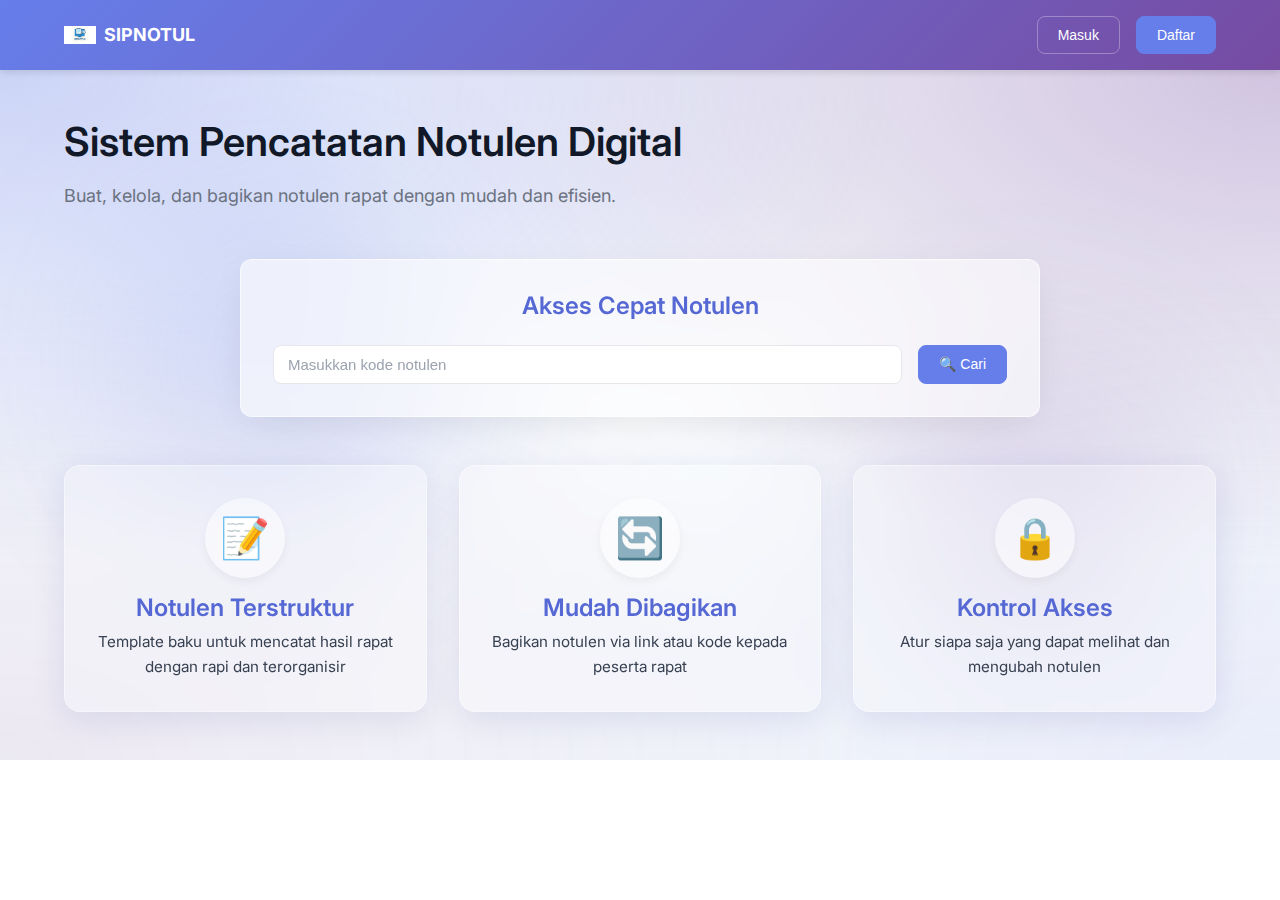
<file: index.html>
<!DOCTYPE html>
<html lang="id">
<head>
    <meta charset="UTF-8">
    <meta name="viewport" content="width=device-width, initial-scale=1.0">
    <title>SIPNOTUL - Sistem Pencatatan Notulen</title>
    <link rel="stylesheet" href="src/styles.css?v=2">
    <link href="https://fonts.googleapis.com/css2?family=Inter:wght@400;500;600;700&display=swap" rel="stylesheet">
</head>
<body class="landing-page">
    <!-- 
        ============================================
        NAVIGATION BAR
        ============================================
        Sticky navigation with logo and auth buttons
    -->
    <nav class="navbar">
        <div class="container">
            <a href="/" class="logo">
                <img src="./assets/logo.png" alt="SIPNOTUL Logo">
                <span>SIPNOTUL</span>
            </a>
            <div class="nav-links" id="navLinks">
                <!-- Buttons will be inserted here by JavaScript -->
                <button class="btn btn-ghost" id="loginBtn">Masuk</button>
                <button class="btn btn-primary" id="registerBtn">Daftar</button>
            </div>
        </div>
    </nav>

    <!-- 
        ============================================
        HERO SECTION
        ============================================
        Main landing page content
    -->
    <main class="hero">
        <div class="container">
            <div class="hero-content">
                <h1>Sistem Pencatatan Notulen Digital</h1>
                <p class="hero-subtitle">Buat, kelola, dan bagikan notulen rapat dengan mudah dan efisien.</p>

                <!-- Quick search box -->
                <div class="search-box">
                    <h2>Akses Cepat Notulen</h2>
                    <form id="searchForm">
                        <div class="input-group">
                            <input type="text" class="form-input" id="noteCode" placeholder="Masukkan kode notulen" required>
                            <button type="submit" class="btn btn-primary">🔍 Cari</button>
                        </div>
                    </form>
                </div>

                <!-- Features -->
                <div class="features">
                    <div class="feature-card card">
                        <span class="icon">📝</span>
                        <h3>Notulen Terstruktur</h3>
                        <p>Template baku untuk mencatat hasil rapat dengan rapi dan terorganisir</p>
                    </div>
                    <div class="feature-card card">
                        <span class="icon">🔄</span>
                        <h3>Mudah Dibagikan</h3>
                        <p>Bagikan notulen via link atau kode kepada peserta rapat</p>
                    </div>
                    <div class="feature-card card">
                        <span class="icon">🔒</span>
                        <h3>Kontrol Akses</h3>
                        <p>Atur siapa saja yang dapat melihat dan mengubah notulen</p>
                    </div>
                </div>
            </div>
        </div>
    </main>

    <!-- 
        ============================================
        LOGIN MODAL
        ============================================
        Modal for user login
    -->
    <div id="loginModal" class="modal">
        <div class="modal-overlay" onclick="closeLoginModal()"></div>
        <div class="modal-content">
            <button class="modal-close" onclick="closeLoginModal()">&times;</button>
            <div class="modal-header">
                <h2>Masuk ke Akun</h2>
                <p>Masukkan NIM dan password Anda</p>
            </div>
            <div class="modal-body">
                <form id="loginForm">
                    <div class="form-group">
                        <label class="form-label" for="loginNim">NIM</label>
                        <input type="text" class="form-input" id="loginNim" placeholder="Contoh: 01 atau 3312501041" required>
                    </div>
                    <div class="form-group">
                        <label class="form-label" for="loginPassword">Password</label>
                        <div class="password-wrapper">
                            <input type="password" class="form-input" id="loginPassword" placeholder="Masukkan password" required>
                            <button type="button" class="password-toggle" onclick="togglePassword('loginPassword', this)">👁️</button>
                        </div>
                    </div>
                    <div class="form-group">
                        <label style="display: flex; align-items: center; gap: 0.5rem; cursor: pointer;">
                            <input type="checkbox" id="rememberMe">
                            <span style="font-size: 0.875rem;">Ingat saya</span>
                        </label>
                    </div>
                    <button type="submit" class="btn btn-primary btn-full" id="loginSubmitBtn">
                        <span id="loginBtnText">Masuk</span>
                        <span id="loginBtnLoading" style="display:none;">⏳ Memproses...</span>
                    </button>
                </form>
            </div>
            <div class="modal-footer">
                <p>Belum punya akun? <a href="#" onclick="switchToRegister(event)">Daftar sekarang</a></p>
            </div>
        </div>
    </div>

    <!-- 
        ============================================
        REGISTER MODAL
        ============================================
        Modal for user registration
    -->
    <div id="registerModal" class="modal">
        <div class="modal-overlay" onclick="closeRegisterModal()"></div>
        <div class="modal-content">
            <button class="modal-close" onclick="closeRegisterModal()">&times;</button>
            <div class="modal-header">
                <h2>Buat Akun Baru</h2>
                <p>Daftar untuk mulai menggunakan SIPNOTUL</p>
            </div>
            <div class="modal-body">
                <form id="registerForm">
                    <div class="form-row">
                        <div class="form-group">
                            <label class="form-label" for="regFirstName">Nama Depan</label>
                            <input type="text" class="form-input" id="regFirstName" required>
                        </div>
                        <div class="form-group">
                            <label class="form-label" for="regLastName">Nama Belakang</label>
                            <input type="text" class="form-input" id="regLastName" required>
                        </div>
                    </div>
                    <div class="form-group">
                        <label class="form-label" for="regNim">NIM</label>
                        <input type="text" class="form-input" id="regNim" placeholder="Nomor Induk Mahasiswa" required>
                    </div>
                    <div class="form-group">
                        <label class="form-label" for="regEmail">Email</label>
                        <input type="email" class="form-input" id="regEmail" placeholder="email@example.com" required>
                    </div>
                    <div class="form-group">
                        <label class="form-label" for="regProdi">Program Studi</label>
                        <input type="text" class="form-input" id="regProdi" required>
                    </div>
                    <div class="form-row">
                        <div class="form-group">
                            <label class="form-label" for="regPassword">Password</label>
                            <input type="password" class="form-input" id="regPassword" placeholder="Min. 8 karakter" required>
                        </div>
                        <div class="form-group">
                            <label class="form-label" for="regConfirmPassword">Konfirmasi Password</label>
                            <input type="password" class="form-input" id="regConfirmPassword" required>
                        </div>
                    </div>
                    <button type="submit" class="btn btn-primary btn-full" id="registerSubmitBtn">
                        <span id="registerBtnText">Daftar</span>
                        <span id="registerBtnLoading" style="display:none;">⏳ Memproses...</span>
                    </button>
                </form>
            </div>
            <div class="modal-footer">
                <p>Sudah punya akun? <a href="#" onclick="switchToLogin(event)">Masuk sekarang</a></p>
            </div>
        </div>
    </div>

    <!-- Toast container for notifications -->
    <div id="toasts" class="toasts"></div>

    <!-- 
        ============================================
        JAVASCRIPT
        ============================================
        All functionality is handled here
    -->
    <script type="module">
        import { login, register, getCurrentUser, logout, showToast } from './src/auth.js?v=3';

        // ============================================
        // GLOBAL FUNCTIONS (for onclick handlers)
        // ============================================
        
        // Toggle password visibility
        window.togglePassword = function(inputId, button) {
            const input = document.getElementById(inputId);
            if (input.type === 'password') {
                input.type = 'text';
                button.textContent = '🙈';
            } else {
                input.type = 'password';
                button.textContent = '👁️';
            }
        };

        // Modal controls
        window.openLoginModal = () => document.getElementById('loginModal').classList.add('show');
        window.closeLoginModal = () => document.getElementById('loginModal').classList.remove('show');
        window.openRegisterModal = () => document.getElementById('registerModal').classList.add('show');
        window.closeRegisterModal = () => document.getElementById('registerModal').classList.remove('show');
        
        window.switchToRegister = (e) => {
            e.preventDefault();
            closeLoginModal();
            openRegisterModal();
        };
        
        window.switchToLogin = (e) => {
            e.preventDefault();
            closeRegisterModal();
            openLoginModal();
        };

        // ============================================
        // CHECK IF USER IS LOGGED IN
        // ============================================
        const user = getCurrentUser();
        console.log('[INDEX] Current user:', user);
        
        if (user) {
            // User is logged in - show dashboard link
            document.getElementById('navLinks').innerHTML = `
                <span style="color: white; margin-right: 1rem;">Halo, ${user.name}!</span>
                <a href="dashboard.html" class="btn btn-ghost">Dashboard</a>
                <button class="btn btn-ghost" id="navLogoutBtn">Keluar</button>
            `;
            
            // Attach logout handler
            document.getElementById('navLogoutBtn').addEventListener('click', () => {
                if (confirm('Anda yakin ingin keluar?')) {
                    logout();
                }
            });
        } else {
            // User not logged in - attach button handlers
            const loginBtn = document.getElementById('loginBtn');
            const registerBtn = document.getElementById('registerBtn');
            
            console.log('[INDEX] Login button:', loginBtn);
            console.log('[INDEX] Register button:', registerBtn);
            
            if (loginBtn) {
                loginBtn.addEventListener('click', () => {
                    console.log('[INDEX] Login button clicked');
                    openLoginModal();
                });
            }
            
            if (registerBtn) {
                registerBtn.addEventListener('click', () => {
                    console.log('[INDEX] Register button clicked');
                    openRegisterModal();
                });
            }
        }

        // ============================================
        // LOGIN FORM HANDLER
        // ============================================
        document.getElementById('loginForm').addEventListener('submit', async (e) => {
            e.preventDefault();
            
            const nim = document.getElementById('loginNim').value.trim();
            const password = document.getElementById('loginPassword').value;
            const remember = document.getElementById('rememberMe').checked;
            
            // Show loading state
            const btn = document.getElementById('loginSubmitBtn');
            const btnText = document.getElementById('loginBtnText');
            const btnLoading = document.getElementById('loginBtnLoading');
            
            btn.disabled = true;
            btnText.style.display = 'none';
            btnLoading.style.display = 'inline';
            
            try {
                const user = await login(nim, password, remember);
                showToast(`Selamat datang, ${user.name}!`, 'success');
                setTimeout(() => window.location.href = 'dashboard.html', 1000);
            } catch (error) {
                showToast(error.message, 'error');
                btn.disabled = false;
                btnText.style.display = 'inline';
                btnLoading.style.display = 'none';
            }
        });

        // ============================================
        // REGISTER FORM HANDLER
        // ============================================
        document.getElementById('registerForm').addEventListener('submit', async (e) => {
            e.preventDefault();
            
            const firstName = document.getElementById('regFirstName').value.trim();
            const lastName = document.getElementById('regLastName').value.trim();
            const nim = document.getElementById('regNim').value.trim();
            const email = document.getElementById('regEmail').value.trim();
            const prodi = document.getElementById('regProdi').value.trim();
            const password = document.getElementById('regPassword').value;
            const confirmPassword = document.getElementById('regConfirmPassword').value;
            
            // Validate passwords match
            if (password !== confirmPassword) {
                showToast('Password tidak cocok', 'error');
                return;
            }
            
            // Validate password length
            if (password.length < 8) {
                showToast('Password minimal 8 karakter', 'error');
                return;
            }
            
            // Show loading state
            const btn = document.getElementById('registerSubmitBtn');
            const btnText = document.getElementById('registerBtnText');
            const btnLoading = document.getElementById('registerBtnLoading');
            
            btn.disabled = true;
            btnText.style.display = 'none';
            btnLoading.style.display = 'inline';
            
            try {
                const user = await register({
                    name: `${firstName} ${lastName}`,
                    nim,
                    email,
                    programStudi: prodi,
                    password
                });
                showToast('Registrasi berhasil!', 'success');
                setTimeout(() => window.location.href = 'dashboard.html', 1000);
            } catch (error) {
                showToast(error.message, 'error');
                btn.disabled = false;
                btnText.style.display = 'inline';
                btnLoading.style.display = 'none';
            }
        });

// ============================================
        // NOTE SEARCH HANDLER (DENGAN FITUR 4 DIGIT)
        // ============================================
        document.getElementById('searchForm').addEventListener('submit', async (e) => {
            e.preventDefault();
            
            // Ambil input dari kotak pencarian
            const inputCode = document.getElementById('noteCode').value.trim();
            const searchBtn = e.target.querySelector('button'); // Tombol cari
            
            if (!inputCode) return;

            // Efek Loading (Ubah teks tombol)
            const originalText = searchBtn.textContent;
            searchBtn.textContent = '⏳ Mencari...';
            searchBtn.disabled = true;

            try {
                // 1. Tanya ke Server: "Kode ini punya siapa?"
                const response = await fetch(`search_note_by_code.php?code=${encodeURIComponent(inputCode)}`);
                const result = await response.json();

                if (result.status === 'success') {
                    // 2. Jika Ketemu: Pindah ke Viewer menggunakan ID ASLI
                    // Contoh: User ketik '1234' -> Server jawab ID 'NOT-ABC' -> Pindah ke viewer.html?code=NOT-ABC
                    window.location.href = `viewer.html?code=${result.idNotes}`;
                } else {
                    // 3. Jika Tidak Ketemu
                    alert(result.message); // Tampilkan pesan error
                }

            } catch (err) {
                console.error('Search Error:', err);
                alert('Terjadi kesalahan koneksi ke server.');
            } finally {
                // Kembalikan tombol seperti semula
                searchBtn.textContent = originalText;
                searchBtn.disabled = false;
            }
        });
    </script>
</body>
</html>
</file>
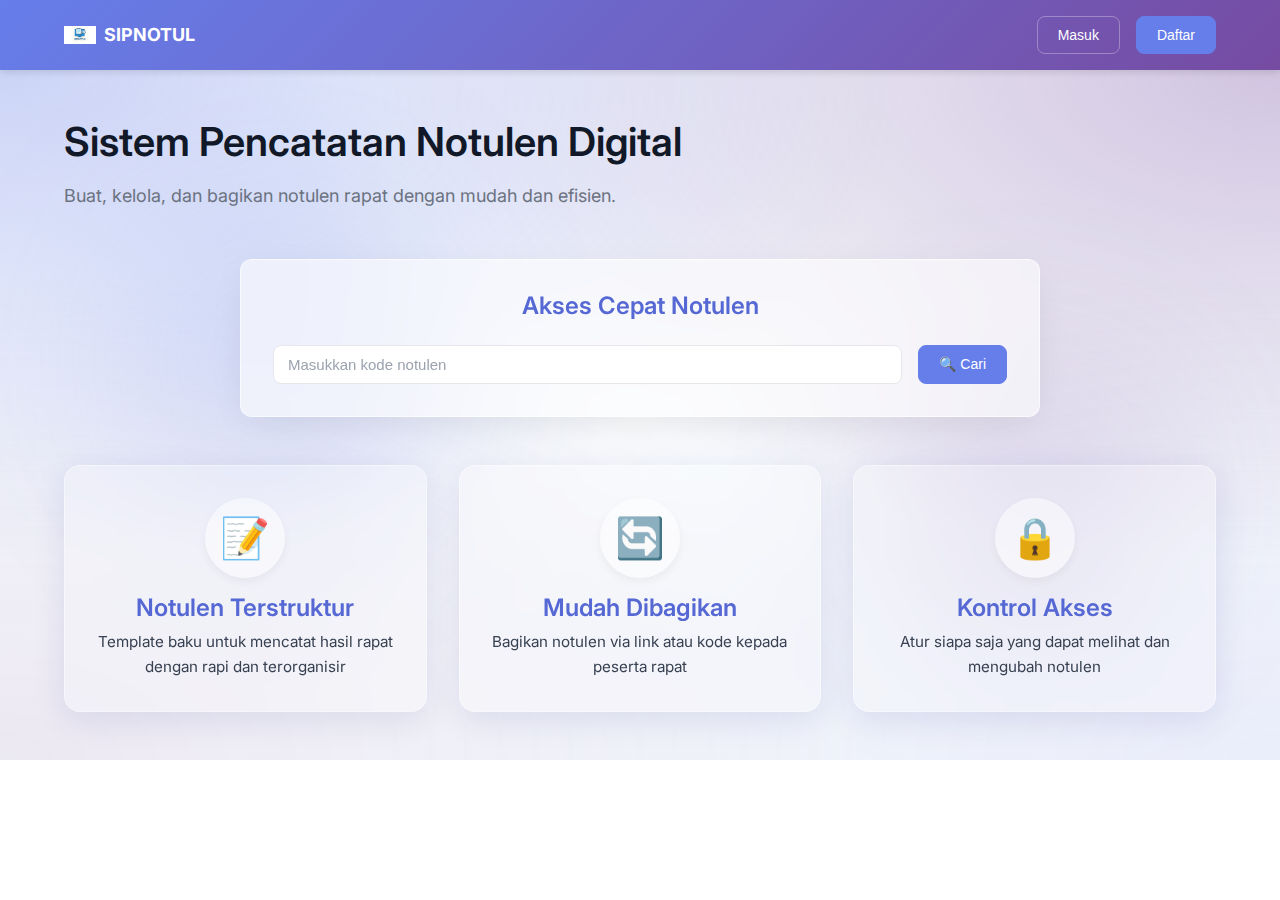
<file: account.html>
<!DOCTYPE html>
<html lang="id">
<head>
    <meta charset="UTF-8">
    <meta name="viewport" content="width=device-width, initial-scale=1.0">
    <title>Pengaturan Akun - SIPNOTUL</title>
    
    <link rel="stylesheet" href="src/styles.css?v=2">
    <link href="https://fonts.googleapis.com/css2?family=Inter:wght@400;500;600;700&display=swap" rel="stylesheet">

    <style>
        /* Gaya spesifik untuk halaman ini untuk menghindari inline style */
        .site-logo {
            color: var(--primary);
            text-decoration: none;
            display: flex;
            align-items: center;
            gap: 0.5rem;
        }

        .main-content {
            padding-top: 2rem;
            padding-bottom: 8rem;
        }

        .profile-card {
            max-width: 600px;
            margin: 0 auto;
        }

        .card-title {
            margin-bottom: 2rem;
        }

        /* Styling input disabled agar lebih konsisten */
        input:disabled {
            background-color: var(--gray-100, #f3f4f6);
            cursor: not-allowed;
            color: var(--gray-500, #6b7280);
        }
    </style>
</head>
<body>
    <header class="site-header">
        <div class="container header-inner">
            <a href="dashboard.html" class="logo site-logo">
                <img src="./assets/logo.png" alt="Logo SIPNOTUL">
                <span>SIPNOTUL</span>
            </a>
            <div class="header-controls">
                <a href="dashboard.html" class="btn btn-secondary btn-sm">
                    &larr; Kembali
                </a>
            </div>
        </div>
    </header>

    <main class="container main-content">
        <div class="card profile-card">
            <h2 class="card-title">Pengaturan Akun</h2>
            
            <form id="profileForm">
                <div class="form-group">
                    <label class="form-label" for="name">Nama Lengkap</label>
                    <input type="text" class="form-input" id="name" name="name" required>
                </div>
                
                <div class="form-group">
                    <label class="form-label" for="nim">NIM</label>
                    <input type="text" class="form-input" id="nim" name="nim" disabled>
                    <small class="text-muted">NIM tidak dapat diubah</small>
                </div>
                
                <div class="form-group">
                    <label class="form-label" for="email">Email</label>
                    <input type="email" class="form-input" id="email" name="email" required>
                </div>

                <div class="form-group">
                    <label class="form-label" for="programStudi">Program Studi</label>
                    <input type="text" class="form-input" id="programStudi" name="programStudi" required>
                </div>

                <div class="form-actions">
                    <button type="submit" class="btn btn-primary">
                        💾 Simpan Perubahan
                    </button>
                </div>
            </form>
        </div>
    </main>

    <div id="toasts" class="toasts"></div>

    <script type="module">
        import { requireAuth, getCurrentUser, showToast } from './src/auth.js';

        // 1. Cek Autentikasi
        if (!requireAuth()) {
            // Jika tidak login, requireAuth biasanya akan me-redirect,
            // jadi kita stop eksekusi script di sini.
            throw new Error("Redirecting to login...");
        }

        // 2. Ambil data user saat ini
        const user = getCurrentUser();

        // 3. Isi form dengan data user
        const formElements = {
            name: document.getElementById('name'),
            nim: document.getElementById('nim'),
            email: document.getElementById('email'),
            programStudi: document.getElementById('programStudi')
        };

        if (user) {
            formElements.name.value = user.name || '';
            formElements.nim.value = user.nim || '';
            formElements.email.value = user.email || '';
            formElements.programStudi.value = user.programStudi || '';
        }

        // 4. Handle Submit Form
        document.getElementById('profileForm').addEventListener('submit', (e) => {
            e.preventDefault();
            
            try {
                // Simulasi update data (Update object user)
                const updatedUser = {
                    ...user,
                    name: formElements.name.value,
                    email: formElements.email.value,
                    programStudi: formElements.programStudi.value
                };

                // Simpan kembali ke localStorage (Simulasi Backend)
                localStorage.setItem('user_session', JSON.stringify(updatedUser)); // Sesuaikan key dengan auth.js Anda

                showToast('Profil berhasil diperbarui!', 'success');
                
            } catch (error) {
                console.error(error);
                showToast('Gagal memperbarui profil.', 'error');
            }
        });
    </script>
</body>
</html>
</file>
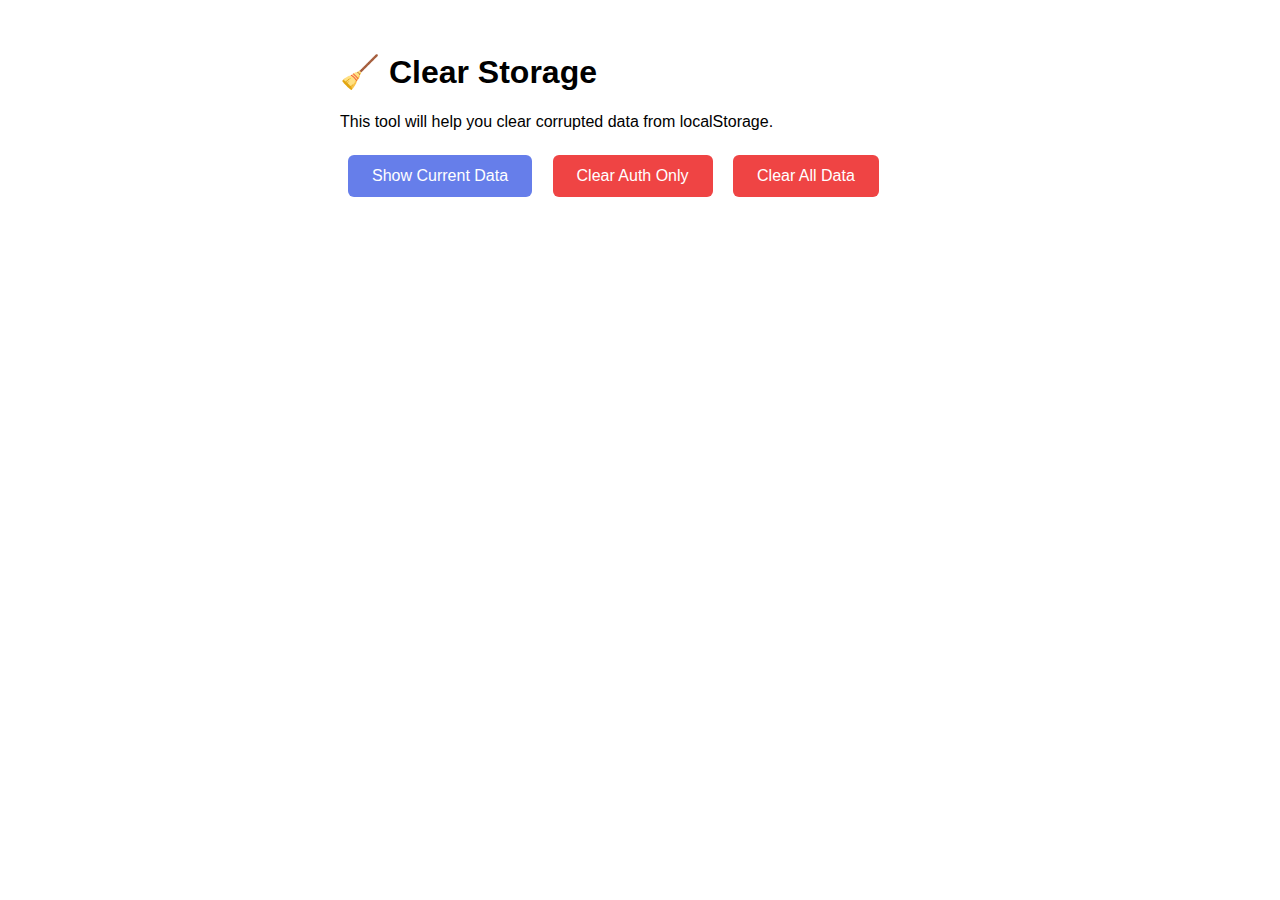
<file: clear-storage.html>
<!DOCTYPE html>
<html lang="id">
<head>
    <meta charset="UTF-8">
    <meta name="viewport" content="width=device-width, initial-scale=1.0">
    <title>Clear Storage - SIPNOTUL</title>
    <style>
        body {
            font-family: Arial, sans-serif;
            padding: 2rem;
            max-width: 600px;
            margin: 0 auto;
        }
        .btn {
            padding: 0.75rem 1.5rem;
            background: #667eea;
            color: white;
            border: none;
            border-radius: 6px;
            cursor: pointer;
            font-size: 1rem;
            margin: 0.5rem;
        }
        .btn-danger {
            background: #ef4444;
        }
        .result {
            padding: 1rem;
            margin: 1rem 0;
            border-radius: 6px;
            background: #f3f4f6;
        }
        pre {
            background: #1f2937;
            color: #f9fafb;
            padding: 1rem;
            border-radius: 6px;
            overflow-x: auto;
        }
    </style>
</head>
<body>
    <h1>🧹 Clear Storage</h1>
    <p>This tool will help you clear corrupted data from localStorage.</p>
    
    <div>
        <button class="btn" onclick="showCurrentData()">Show Current Data</button>
        <button class="btn btn-danger" onclick="clearAuth()">Clear Auth Only</button>
        <button class="btn btn-danger" onclick="clearAll()">Clear All Data</button>
    </div>
    
    <div id="result" class="result" style="display: none;"></div>
    
    <script>
        function showCurrentData() {
            const result = document.getElementById('result');
            const auth = localStorage.getItem('sipenotul_auth') || sessionStorage.getItem('sipenotul_auth');
            const registered = localStorage.getItem('sipenotul_registered_users');
            const notes = localStorage.getItem('sipenotul_notes');
            
            result.style.display = 'block';
            result.innerHTML = `
                <h3>Current Storage Data:</h3>
                <h4>Auth Session:</h4>
                <pre>${auth ? JSON.stringify(JSON.parse(auth), null, 2) : 'None'}</pre>
                <h4>Registered Users:</h4>
                <pre>${registered ? JSON.stringify(JSON.parse(registered), null, 2) : 'None'}</pre>
                <h4>Notes Count:</h4>
                <pre>${notes ? JSON.parse(notes).length + ' notes' : 'None'}</pre>
            `;
        }
        
        function clearAuth() {
            localStorage.removeItem('sipenotul_auth');
            sessionStorage.removeItem('sipenotul_auth');
            
            const result = document.getElementById('result');
            result.style.display = 'block';
            result.innerHTML = '<h3>✅ Auth data cleared!</h3><p>You can now login again with NIM.</p>';
        }
        
        function clearAll() {
            if (!confirm('Are you sure? This will delete ALL data including notes!')) {
                return;
            }
            
            localStorage.clear();
            sessionStorage.clear();
            
            const result = document.getElementById('result');
            result.style.display = 'block';
            result.innerHTML = '<h3>✅ All data cleared!</h3><p>Storage is now empty.</p>';
        }
    </script>
</body>
</html>
</file>
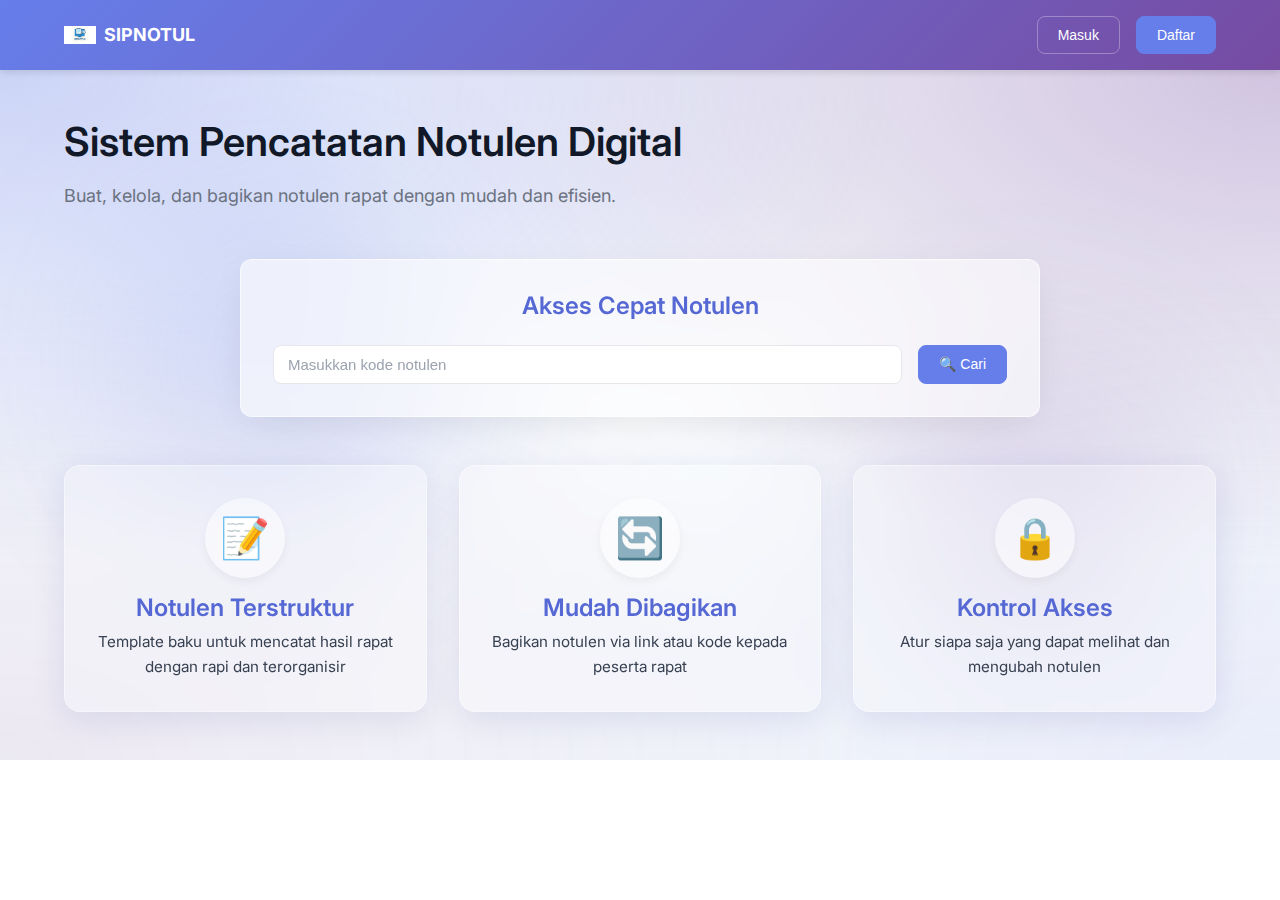
<file: dashboard (previous).html>
<!DOCTYPE html>
<html lang="id">
<head>
    <meta charset="UTF-8">
    <meta name="viewport" content="width=device-width, initial-scale=1.0">
    <title>Dashboard - SIPNOTUL</title>
    <link rel="stylesheet" href="src/styles.css?v=2">
    <link href="https://fonts.googleapis.com/css2?family=Inter:wght@400;500;600;700&display=swap" rel="stylesheet">
</head>
<body>
    <!-- 
        ============================================
        SITE HEADERR
        ============================================
        Sticky header with navigation and user menu
    -->
    <header class="site-header">
        <div class="container header-inner">
            <div class="header-left">
                <!-- Logo -->
                <a href="index.html" class="logo" style="color: var(--primary);">
                    <img src="./assets/logo.png" alt="SIPNOTUL Logo">
                    <span>SIPNOTUL</span>
                </a>
                <!-- Main navigation -->
                <nav class="main-nav">
                    <a href="dashboard.html" class="active">Dashboard</a>
                    <a href="manage.html">Kelola Notulen</a>
                </nav>
            </div>
            <div class="header-controls">
                <!-- New note button -->
                <button class="btn btn-primary btn-sm" id="newNoteBtn">+ Buat Notulen</button>
                <!-- User menu -->
                <div class="user-menu">
                    <button class="btn btn-secondary btn-sm" id="userMenuBtn">
                        <span id="userName">User</span>
                    </button>
                    <div class="dropdown-menu">
                        <a href="account.html">⚙️ Pengaturan</a>
                        <button id="logoutBtn">🚪 Keluar</button>
                    </div>
                </div>
            </div>
        </div>
    </header>

    <!-- 
        ============================================
        MAIN CONTENT
        ============================================
        Dashboard with stats, recent notes, and quick actions
    -->
    <main class="container" style="padding-top: 2rem; padding-bottom: 2rem;">
        
        <!-- Statistics Cards -->
        <div class="stats-grid">
            <div class="stat-card card">
                <h4>Total Notulen</h4>
                <div class="stat-value" id="totalNotes">0</div>
            </div>
            <div class="stat-card card">
                <h4>Rapat Minggu Ini</h4>
                <div class="stat-value" id="weeklyMeetings">0</div>
            </div>
            <div class="stat-card card">
                <h4>Tugas Pending</h4>
                <div class="stat-value" id="pendingTasks">0</div>
            </div>
        </div>

        <!-- Recent Notes Section -->
        <section class="card" style="margin-bottom: 2rem;">
            <div style="display: flex; justify-content: space-between; align-items: center; margin-bottom: 1.5rem;">
                <h2>Notulen Terbaru</h2>
                <a href="manage.html" class="btn btn-secondary btn-sm">Lihat Semua</a>
            </div>
            <div id="recentNotes" class="notes-grid">
                <!-- Notes will be inserted here by JavaScript -->
            </div>
        </section>

        <!-- Quick Actions Section -->
        <section class="card" style="margin-bottom: 2rem;">
            <h2 style="margin-bottom: 1.5rem;">Aksi Cepat</h2>
            <div style="display: flex; flex-direction: column; gap: 1rem;">
                <button class="btn btn-primary" id="newNoteBtn2">+ Buat Notulen Baru</button>
                <button class="btn btn-secondary" id="viewAllBtn">📋 Lihat Semua Notulen</button>
            </div>
        </section>

        <!-- Upcoming Meetings Section -->
        <section class="card">
            <h2 style="margin-bottom: 1.5rem;">Rapat Mendatang</h2>
            <div id="upcomingMeetings">
                <!-- Meetings will be inserted here by JavaScript -->
            </div>
        </section>
    </main>

    <!-- Toast container -->
    <div id="toasts" class="toasts"></div>

    <!-- 
        ============================================
        JAVASCRIPT
        ============================================
        Dashboard functionality
    -->
    <script type="module">
        import { requireAuth, getCurrentUser, logout, showToast } from './src/auth.js';
        import { getAllNotes, getNotesByAuthor, deleteNote } from './src/storage.js';

        // ============================================
        // CHECK AUTHENTICATION
        // ============================================
        // Redirect to home if not logged in
        if (!requireAuth()) {
            // Will redirect, no need to continue
        }

        // Get current user
        const user = getCurrentUser();
        console.log('[DASHBOARD] User:', user.name);

        // Update user name in header
        document.getElementById('userName').textContent = user.name;

        // ============================================
        // UPDATE STATISTICS
        // ============================================
        function updateStats() {
            const userNotes = getNotesByAuthor(user.id);
            const now = new Date();
            const weekStart = new Date(now.setDate(now.getDate() - now.getDay()));
            
            // Calculate stats
            const stats = {
                total: userNotes.length,
                thisWeek: userNotes.filter(n => new Date(n.createdAt) >= weekStart).length,
                pending: userNotes.filter(n => n.followUp && !n.followUpCompleted).length
            };
            
            // Update DOM
            document.getElementById('totalNotes').textContent = stats.total;
            document.getElementById('weeklyMeetings').textContent = stats.thisWeek;
            document.getElementById('pendingTasks').textContent = stats.pending;
            
            console.log('[DASHBOARD] Stats updated:', stats);
        }

        // ============================================
        // RENDER RECENT NOTES
        // ============================================
        function renderRecentNotes() {
            const userNotes = getNotesByAuthor(user.id).slice(0, 6); // Get first 6 notes
            const container = document.getElementById('recentNotes');
            
            if (userNotes.length === 0) {
                container.innerHTML = '<p class="text-muted">Belum ada notulen. Buat notulen pertama Anda!</p>';
                return;
            }
            
            // Generate HTML for each note
            container.innerHTML = userNotes.map(note => `
                <div class="note-card card">
                    <div class="note-title">${escapeHtml(note.title)}</div>
                    <div class="note-meta">${formatDate(note.createdAt)}</div>
                    <div class="note-content">${escapeHtml((note.content || '').substring(0, 100))}...</div>
                    <div class="note-actions">
                        <button class="btn btn-secondary btn-sm" onclick="viewNote('${note.id}')">👁️ Lihat</button>
                        <button class="btn btn-secondary btn-sm" onclick="editNote('${note.id}')">✏️ Edit</button>
                        <button class="btn btn-danger btn-sm" onclick="handleDeleteNote('${note.id}')">🗑️ Hapus</button>
                    </div>
                </div>
            `).join('');
            
            console.log('[DASHBOARD] Rendered', userNotes.length, 'recent notes');
        }

        // ============================================
        // RENDER UPCOMING MEETINGS
        // ============================================
        function renderUpcomingMeetings() {
            const notes = getAllNotes()
                .filter(n => n.meetingDate && new Date(n.meetingDate) > new Date())
                .sort((a, b) => new Date(a.meetingDate) - new Date(b.meetingDate))
                .slice(0, 5);
            
            const container = document.getElementById('upcomingMeetings');
            
            if (notes.length === 0) {
                container.innerHTML = '<p class="text-muted">Tidak ada rapat mendatang</p>';
                return;
            }
            
            // Generate HTML for each meeting
            container.innerHTML = notes.map(note => `
                <div style="display: flex; gap: 1rem; padding: 1rem; background: var(--gray-50); border-radius: var(--radius-md); margin-bottom: 0.5rem;">
                    <div style="text-align: center; min-width: 60px;">
                        <div style="font-size: 1.5rem; font-weight: 700; color: var(--primary);">${new Date(note.meetingDate).getDate()}</div>
                        <div style="font-size: 0.75rem; color: var(--text-muted); text-transform: uppercase;">${new Date(note.meetingDate).toLocaleString('id', {month: 'short'})}</div>
                    </div>
                    <div style="flex: 1;">
                        <div style="font-weight: 600; margin-bottom: 0.25rem;">${escapeHtml(note.title)}</div>
                        <div style="font-size: 0.875rem; color: var(--text-muted);">${note.time || 'TBD'} - ${note.location || 'TBD'}</div>
                    </div>
                </div>
            `).join('');
            
            console.log('[DASHBOARD] Rendered', notes.length, 'upcoming meetings');
        }

        // ============================================
        // UTILITY FUNCTIONS
        // ============================================
        
        // Escape HTML to prevent XSS
        function escapeHtml(text) {
            const div = document.createElement('div');
            div.textContent = text;
            return div.innerHTML;
        }
        
        // Format date to Indonesian locale
        function formatDate(dateString) {
            return new Date(dateString).toLocaleDateString('id-ID', {
                year: 'numeric',
                month: 'long',
                day: 'numeric'
            });
        }

        // ============================================
        // GLOBAL FUNCTIONS (for onclick handlers)
        // ============================================
        
        window.viewNote = (id) => window.location.href = `viewer.html?code=${id}`;
        window.editNote = (id) => window.location.href = `editor.html?id=${id}`;
        
        window.handleDeleteNote = (id) => {
            if (confirm('Apakah Anda yakin ingin menghapus notulen ini?')) {
                deleteNote(id);
                showToast('Notulen berhasil dihapus', 'success');
                updateStats();
                renderRecentNotes();
                renderUpcomingMeetings();
            }
        };

        // ============================================
        // EVENT LISTENERS
        // ============================================
        
        // New note buttons
        document.getElementById('newNoteBtn').addEventListener('click', () => {
            window.location.href = 'editor.html';
        });
        
        document.getElementById('newNoteBtn2').addEventListener('click', () => {
            window.location.href = 'editor.html';
        });
        
        // View all button
        document.getElementById('viewAllBtn').addEventListener('click', () => {
            window.location.href = 'manage.html';
        });
        
        // Logout button
        document.getElementById('logoutBtn').addEventListener('click', () => {
            if (confirm('Anda yakin ingin keluar?')) {
                logout();
            }
        });
        
        // User menu toggle
        document.getElementById('userMenuBtn').addEventListener('click', (e) => {
            e.stopPropagation();
            document.querySelector('.user-menu').classList.toggle('open');
        });
        
        // Close dropdown when clicking outside
        document.addEventListener('click', (e) => {
            if (!e.target.closest('.user-menu')) {
                document.querySelectorAll('.user-menu.open').forEach(menu => {
                    menu.classList.remove('open');
                });
            }
        });

        // ============================================
        // INITIALIZE
        // ============================================
        updateStats();
        renderRecentNotes();
        renderUpcomingMeetings();
        
        console.log('[DASHBOARD] Initialized successfully');
    </script>
</body>
</html>
</file>
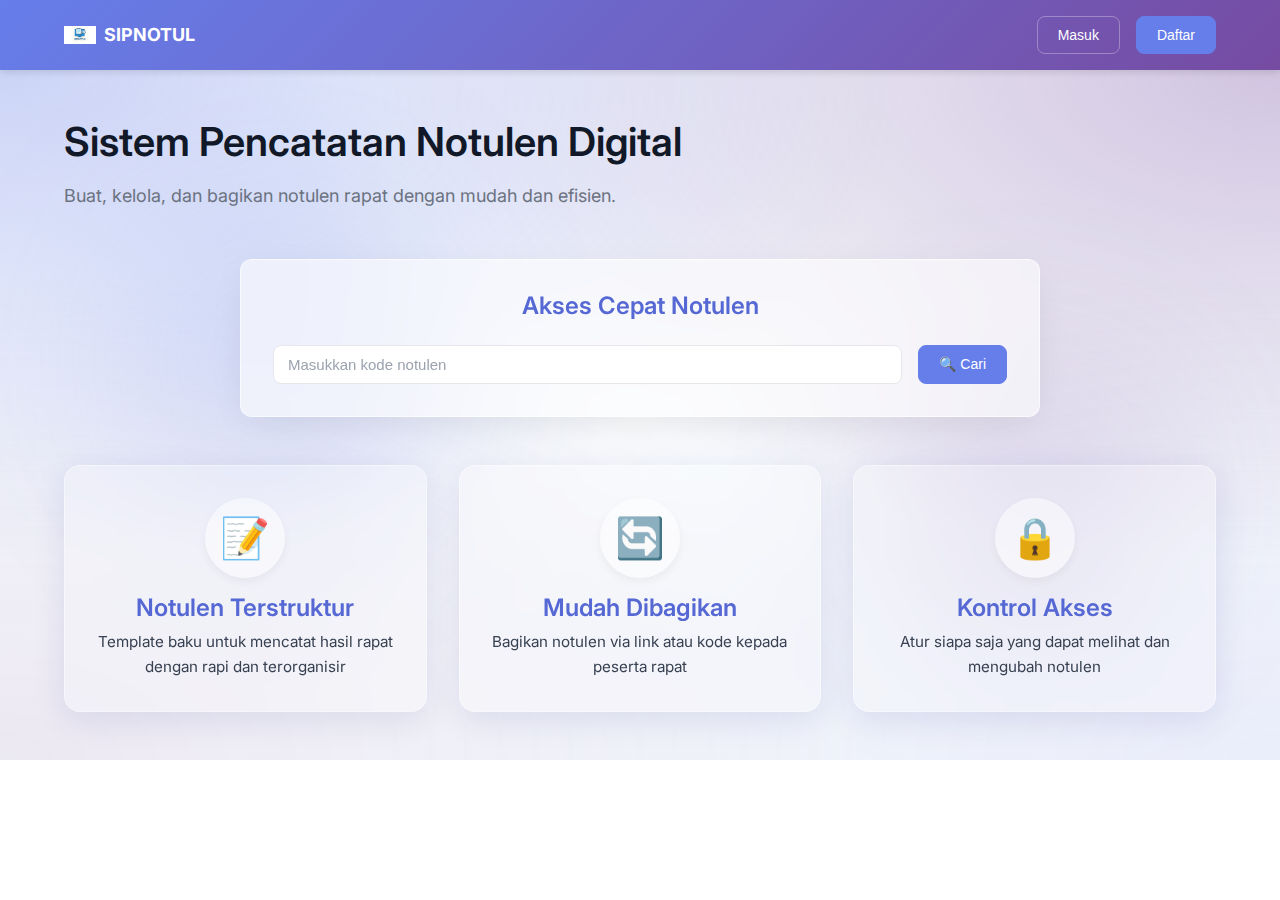
<file: dashboard.html>
<!DOCTYPE html>
<html lang="id">
<head>
    <meta charset="UTF-8">
    <meta name="viewport" content="width=device-width, initial-scale=1.0">
    <title>Dashboard - SIPNOTUL</title>
    <link rel="stylesheet" href="src/styles.css?v=2">
    <link href="https://fonts.googleapis.com/css2?family=Inter:wght@400;500;600;700&display=swap" rel="stylesheet">
</head>
<body>
    <!-- 
        ============================================
        SITE HEADER
        ============================================
        Sticky header with navigation and user menu
    -->
    <header class="site-header">
        <div class="container header-inner">
            <div class="header-left">
                <!-- Logo -->
                <a href="index.html" class="logo" style="color: var(--primary);">
                    <img src="./assets/logo.png" alt="SIPNOTUL Logo">
                    <span>SIPNOTUL</span>
                </a>
                <!-- Main navigation -->
                <nav class="main-nav">
                    <a href="dashboard.html" class="active">Dashboard</a>
                    <a href="manage.html">Kelola Notulen</a>
                </nav>
            </div>
            <div class="header-controls">
                <!-- New note button -->
                <button class="btn btn-primary btn-sm" id="newNoteBtn">+ Buat Notulen</button>
                <!-- User menu -->
                <div class="user-menu">
                    <button class="btn btn-secondary btn-sm" id="userMenuBtn">
                        <span id="userName">User</span>
                    </button>
                    <div class="dropdown-menu">
                        <a href="account.html">⚙️ Pengaturan</a>
                        <button id="logoutBtn">🚪 Keluar</button>
                    </div>
                </div>
            </div>
        </div>
    </header>

    <!-- 
        ============================================
        MAIN CONTENT
        ============================================
        Dashboard with stats, recent notes, and quick actions
    -->
    <main class="container" style="padding-top: 2rem; padding-bottom: 2rem;">
        
        <!-- Statistics Cards -->
        <div class="stats-grid">
            <div class="stat-card card">
                <h4>Total Notulen</h4>
                <div class="stat-value" id="totalNotes">0</div>
            </div>
            <div class="stat-card card">
                <h4>Rapat Minggu Ini</h4>
                <div class="stat-value" id="weeklyMeetings">0</div>
            </div>
            <div class="stat-card card">
                <h4>Rapat Mendatang</h4>
                <div class="stat-value" id="pendingTasks">0</div>
            </div>
        </div>

        <!-- Recent Notes Section -->
        <section class="card" style="margin-bottom: 2rem;">
            <div style="display: flex; justify-content: space-between; align-items: center; margin-bottom: 1.5rem;">
                <h2>Notulen Terbaru</h2>
                <a href="manage.html" class="btn btn-secondary btn-sm">Lihat Semua</a>
            </div>
            <div id="recentNotes" class="notes-grid">
                <!-- Notes will be inserted here by JavaScript -->
            </div>
        </section>

        <!-- Quick Actions Section -->
        <section class="card" style="margin-bottom: 2rem;">
            <h2 style="margin-bottom: 1.5rem;">Aksi Cepat</h2>
            <div style="display: flex; flex-direction: column; gap: 1rem;">
                <button class="btn btn-primary" id="newNoteBtn2">+ Buat Notulen Baru</button>
                <button class="btn btn-secondary" id="viewAllBtn">📋 Lihat Semua Notulen</button>
            </div>
        </section>

        <!-- Upcoming Meetings Section -->
        <section class="card">
            <h2 style="margin-bottom: 1.5rem; display:flex; justify-content:space-between; align-items:center;">
                <span>Rapat Mendatang</span>
                <button class="btn btn-primary btn-sm" id="addMeetingBtn">+ Tambah Rapat</button>
            </h2>

            <!-- Calendar Preview -->
            <div id="calendarPreview" style="margin-bottom: 1.5rem;">
                <div style="background: var(--gray-50); padding: 1rem; border-radius: var(--radius-md);">
                    <div style="display: flex; justify-content: space-between; align-items: center; margin-bottom: 1rem;">
                        <button class="btn btn-secondary btn-sm" id="prevMonthBtn">← Bulan Sebelumnya</button>
                        <div id="currentMonthYear" style="font-weight: 600; color: var(--primary);"></div>
                        <button class="btn btn-secondary btn-sm" id="nextMonthBtn">Bulan Berikutnya →</button>
                    </div>
                    <div id="calendarGrid"></div>
                    <div style="margin-top: 1rem; font-size: 0.75rem; color: var(--text-muted); display: flex; gap: 1rem; justify-content: center;">
                        <span><span style="display: inline-block; width: 12px; height: 12px; background: var(--primary); border-radius: 2px; margin-right: 4px;"></span>Hari Ini</span>
                        <span><span style="display: inline-block; width: 12px; height: 12px; background: var(--success); border-radius: 2px; margin-right: 4px;"></span>Ada Rapat</span>
                    </div>
                </div>
            </div>

            <!-- Meetings List -->
            <div id="upcomingMeetings">
                <!-- Meetings will be inserted here by JavaScript -->
            </div>
        </section>

        <!-- Add Meeting Modal -->
        <div id="addMeetingModal" class="modal">
            <div class="modal-overlay" onclick="closeAddMeetingModal()"></div>
            <div class="modal-content">
                <button class="modal-close" onclick="closeAddMeetingModal()">&times;</button>
                <div class="modal-header">
                    <h2>Tambah Rapat Baru</h2>
                    <p>Jadwalkan rapat mendatang</p>
                </div>
                <div class="modal-body">
                    <form id="addMeetingForm">
                        <div class="form-group">
                            <label class="form-label" for="meetingTitle">Judul Rapat</label>
                            <input type="text" class="form-input" id="meetingTitle" required>
                        </div>
                        <div class="form-row">
                            <div class="form-group">
                                <label class="form-label" for="meetingDate">Tanggal</label>
                                <input type="date" class="form-input" id="meetingDate" required>
                            </div>
                            <div class="form-group">
                                <label class="form-label" for="meetingTime">Waktu</label>
                                <input type="time" class="form-input" id="meetingTime" required>
                            </div>
                        </div>
                        <div class="form-group">
                            <label class="form-label" for="meetingLocation">Lokasi</label>
                            <input type="text" class="form-input" id="meetingLocation" placeholder="Contoh: GU 702" required>
                        </div>
                        <div class="form-group">
                            <label class="form-label" for="meetingDescription">Deskripsi (Opsional)</label>
                            <textarea class="form-input" id="meetingDescription" rows="3" placeholder="Agenda atau catatan rapat"></textarea>
                        </div>
                        <div class="form-group">
                            <label class="form-label">
                                <input type="checkbox" id="meetingIsPublic" checked>
                                <span style="margin-left: 0.5rem;">Rapat Publik (Semua user dapat melihat)</span>
                            </label>
                        </div>
                        <div class="form-group" id="participantSelection" style="display: none;">
                            <label class="form-label">Undang Peserta</label>
                            <div id="userCheckboxes" style="max-height: 150px; overflow-y: auto; padding: 0.5rem; border: 1px solid var(--border); border-radius: var(--radius-md);">
                                <!-- User checkboxes will be inserted here -->
                            </div>
                        </div>
                        <button type="submit" class="btn btn-primary btn-full">💾 Simpan Rapat</button>
                    </form>
                </div>
            </div>
        </div>

        <!-- View Meeting Details Modal -->
        <div id="viewMeetingModal" class="modal">
            <div class="modal-overlay" onclick="closeMeetingDetailsModal()"></div>
            <div class="modal-content">
                <button class="modal-close" onclick="closeMeetingDetailsModal()">&times;</button>
                <div class="modal-header">
                    <h2 id="meetingDetailTitle">Detail Rapat</h2>
                    <p id="meetingDetailDate"></p>
                </div>
                <div class="modal-body">
                    <div id="meetingDetailsContent">
                        <!-- Meeting details will be inserted here -->
                    </div>
                </div>
            </div>
        </div>
    </main>

    <!-- Toast container -->
    <div id="toasts" class="toasts"></div>

    <!-- 
        ============================================
        JAVASCRIPT
        ============================================
        Dashboard functionality
    -->
    <script type="module">
        import { requireAuth, getCurrentUser, logout, showToast } from './src/auth.js';
        import { getAllNotes, getNotesByAuthor, deleteNote, getAllMeetings, getMeetingsForUser, saveMeeting, deleteMeeting, getAllUsers } from './src/storage.js';
        
        // Calendar state
        let currentCalendarMonth = new Date().getMonth();
        let currentCalendarYear = new Date().getFullYear();

        // ============================================
        // CHECK AUTHENTICATION
        // ============================================
        // Redirect to home if not logged in
        if (!requireAuth()) {
            // Will redirect, no need to continue
        }

        // Get current user
        const user = getCurrentUser();
        console.log('[DASHBOARD] User:', user.name);

        // Update user name in header
        document.getElementById('userName').textContent = user.name;

        // ============================================
        // UPDATE STATISTICS
        // ============================================
        function updateStats() {
            const userNotes = getNotesByAuthor(user.id);
            const now = new Date();
            const weekStart = new Date(now.setDate(now.getDate() - now.getDay()));
            
            // Calculate stats
            const stats = {
                total: userNotes.length,
                thisWeek: userNotes.filter(n => new Date(n.createdAt) >= weekStart).length,
                pending: userNotes.filter(n => n.followUp && !n.followUpCompleted).length
            };
            
            // Update DOM
            document.getElementById('totalNotes').textContent = stats.total;
            document.getElementById('weeklyMeetings').textContent = stats.thisWeek;
            document.getElementById('pendingTasks').textContent = stats.pending;
            
            console.log('[DASHBOARD] Stats updated:', stats);
        }

        // ============================================
        // RENDER RECENT NOTES
        // ============================================
        function renderRecentNotes() {
            const userNotes = getNotesByAuthor(user.id).slice(0, 6); // Get first 6 notes
            const container = document.getElementById('recentNotes');
            
            if (userNotes.length === 0) {
                container.innerHTML = '<p class="text-muted">Belum ada notulen. Buat notulen pertama Anda!</p>';
                return;
            }
            
            // Generate HTML for each note
            container.innerHTML = userNotes.map(note => `
                <div class="note-card card">
                    <div class="note-title">${escapeHtml(note.title)}</div>
                    <div class="note-meta">${formatDate(note.createdAt)}</div>
                    <div class="note-content">${escapeHtml((note.content || '').substring(0, 100))}...</div>
                    <div class="note-actions">
                        <button class="btn btn-secondary btn-sm" onclick="viewNote('${note.id}')">👁️ Lihat</button>
                        <button class="btn btn-secondary btn-sm" onclick="editNote('${note.id}')">✏️ Edit</button>
                        <button class="btn btn-danger btn-sm" onclick="handleDeleteNote('${note.id}')">🗑️ Hapus</button>
                    </div>
                </div>
            `).join('');
            
            console.log('[DASHBOARD] Rendered', userNotes.length, 'recent notes');
        }

        // ============================================
        // RENDER CALENDAR PREVIEW
        // ============================================
        function renderCalendar() {
            const now = new Date();
            
            // Get all meetings for user
            const meetings = getMeetingsForUser(user.id);
            const meetingDates = new Set(meetings.map(m => m.meetingDate));
            
            // Get first day of month and number of days
            const firstDay = new Date(currentCalendarYear, currentCalendarMonth, 1).getDay();
            const daysInMonth = new Date(currentCalendarYear, currentCalendarMonth + 1, 0).getDate();
            
            const monthNames = ['Januari', 'Februari', 'Maret', 'April', 'Mei', 'Juni', 'Juli', 'Agustus', 'September', 'Oktober', 'November', 'Desember'];
            const dayNames = ['Min', 'Sen', 'Sel', 'Rab', 'Kam', 'Jum', 'Sab'];
            
            // Update month/year display
            document.getElementById('currentMonthYear').textContent = `${monthNames[currentCalendarMonth]} ${currentCalendarYear}`;
            
            let calendarHTML = `<div style="display: grid; grid-template-columns: repeat(7, 1fr); gap: 0.5rem; text-align: center;">`;
            
            // Day headers
            dayNames.forEach(day => {
                calendarHTML += `<div style="font-size: 0.75rem; font-weight: 600; color: var(--text-muted); padding: 0.25rem;">${day}</div>`;
            });
            
            // Empty cells before first day
            for (let i = 0; i < firstDay; i++) {
                calendarHTML += `<div></div>`;
            }
            
            // Days of month
            for (let day = 1; day <= daysInMonth; day++) {
                const dateStr = `${currentCalendarYear}-${String(currentCalendarMonth + 1).padStart(2, '0')}-${String(day).padStart(2, '0')}`;
                const isToday = day === now.getDate() && currentCalendarMonth === now.getMonth() && currentCalendarYear === now.getFullYear();
                const hasMeeting = meetingDates.has(dateStr);
                
                const bgColor = isToday ? 'var(--primary)' : hasMeeting ? 'var(--success)' : 'var(--white)';
                const textColor = (isToday || hasMeeting) ? 'white' : 'var(--text)';
                
                calendarHTML += `
                    <div 
                        onclick="${hasMeeting ? `showMeetingDetails('${dateStr}')` : ''}"
                        style="
                        padding: 0.5rem;
                        background: ${bgColor};
                        color: ${textColor};
                        border-radius: var(--radius-sm);
                        font-size: 0.875rem;
                        font-weight: ${hasMeeting ? '600' : '400'};
                        cursor: ${hasMeeting ? 'pointer' : 'default'};
                        border: 1px solid var(--border);
                        transition: transform 0.2s;
                    " ${hasMeeting ? 'onmouseover="this.style.transform=\'scale(1.1)\'" onmouseout="this.style.transform=\'scale(1)\'"' : ''}>${day}</div>
                `;
            }
            
            calendarHTML += `</div>`;
            
            document.getElementById('calendarGrid').innerHTML = calendarHTML;
        }

        // ============================================
        // RENDER UPCOMING MEETINGS
        // ============================================
        function renderUpcomingMeetings() {
            // Get meetings for current user
            const userMeetings = getMeetingsForUser(user.id)
                .filter(m => m.meetingDate && new Date(m.meetingDate) >= new Date().setHours(0,0,0,0))
                .sort((a, b) => new Date(a.meetingDate) - new Date(b.meetingDate))
                .slice(0, 10);
            
            const container = document.getElementById('upcomingMeetings');
            
            if (userMeetings.length === 0) {
                container.innerHTML = '<p class="text-muted">Tidak ada rapat mendatang</p>';
                return;
            }
            
            // Generate HTML for each meeting
            container.innerHTML = userMeetings.map(meeting => {
                const isMyMeeting = meeting.authorId === user.id;
                const isInvited = meeting.invitedUsers && meeting.invitedUsers.includes(user.id);
                return `
                <div style="display: flex; gap: 1rem; padding: 1rem; background: var(--gray-50); border-radius: var(--radius-md); margin-bottom: 0.5rem; border-left: 3px solid ${isMyMeeting ? 'var(--primary)' : 'var(--success)'};">
                    <div style="text-align: center; min-width: 60px;">
                        <div style="font-size: 1.5rem; font-weight: 700; color: var(--primary);">${new Date(meeting.meetingDate).getDate()}</div>
                        <div style="font-size: 0.75rem; color: var(--text-muted); text-transform: uppercase;">${new Date(meeting.meetingDate).toLocaleString('id', {month: 'short'})}</div>
                    </div>
                    <div style="flex: 1;">
                        <div style="font-weight: 600; margin-bottom: 0.25rem;">${escapeHtml(meeting.title)}</div>
                        <div style="font-size: 0.875rem; color: var(--text-muted);">
                            ${meeting.time || 'TBD'} - ${meeting.location || 'TBD'}
                        </div>
                        <div style="font-size: 0.75rem; color: var(--text-muted); margin-top: 0.25rem;">
                            ${isMyMeeting ? '👤 Rapat Anda' : isInvited ? '📧 Diundang' : '👥 Rapat Publik'}
                        </div>
                    </div>
                </div>
            `}).join('');
            
            console.log('[DASHBOARD] Rendered', userMeetings.length, 'upcoming meetings');
        } 

        // ============================================
        // UTILITY FUNCTIONS
        // ============================================
        
        // Escape HTML to prevent XSS
        function escapeHtml(text) {
            const div = document.createElement('div');
            div.textContent = text;
            return div.innerHTML;
        }
        
        // Format date to Indonesian locale
        function formatDate(dateString) {
            return new Date(dateString).toLocaleDateString('id-ID', {
                year: 'numeric',
                month: 'long',
                day: 'numeric'
            });
        }

        // ============================================
        // MODAL CONTROLS
        // ============================================
        window.closeAddMeetingModal = () => {
            document.getElementById('addMeetingModal').classList.remove('show');
        };

        window.closeMeetingDetailsModal = () => {
            document.getElementById('viewMeetingModal').classList.remove('show');
        };

        // ============================================
        // SHOW MEETING DETAILS
        // ============================================
        window.showMeetingDetails = (dateStr) => {
            // Get all meetings for this date that user can see
            const meetings = getMeetingsForUser(user.id).filter(m => m.meetingDate === dateStr);
            
            if (meetings.length === 0) return;
            
            // Format date
            const date = new Date(dateStr);
            const formattedDate = date.toLocaleDateString('id-ID', {
                weekday: 'long',
                year: 'numeric',
                month: 'long',
                day: 'numeric'
            });
            
            document.getElementById('meetingDetailDate').textContent = formattedDate;
            
            // Generate HTML for all meetings on this date
            let detailsHTML = '';
            
            meetings.forEach((meeting, index) => {
                // Get author info
                const author = getAllNotes().find(n => n.authorId === meeting.authorId);
                const authorName = author ? getUserName(meeting.authorId) : 'Unknown';
                const isMyMeeting = meeting.authorId === user.id;
                
                detailsHTML += `
                    <div style="padding: 1rem; background: var(--gray-50); border-radius: var(--radius-md); margin-bottom: ${index < meetings.length - 1 ? '1rem' : '0'}; border-left: 3px solid ${isMyMeeting ? 'var(--primary)' : 'var(--success)'};">
                        <div style="display: flex; justify-content: space-between; align-items: start; margin-bottom: 0.75rem;">
                            <h3 style="margin: 0; color: var(--primary);">${escapeHtml(meeting.title)}</h3>
                            <span style="padding: 0.25rem 0.75rem; border-radius: 12px; font-size: 0.75rem; font-weight: 600; background: ${isMyMeeting ? 'var(--primary)' : 'var(--success)'}; color: white;">
                                ${isMyMeeting ? '👤 Rapat Anda' : '👥 Rapat Tim'}
                            </span>
                        </div>
                        
                        <div style="display: flex; flex-direction: column; gap: 0.5rem; font-size: 0.875rem;">
                            <div style="display: flex; align-items: center; gap: 0.5rem;">
                                <span style="font-weight: 600; min-width: 100px;">⏰ Waktu:</span>
                                <span>${meeting.time || 'Belum ditentukan'}</span>
                            </div>
                            
                            <div style="display: flex; align-items: center; gap: 0.5rem;">
                                <span style="font-weight: 600; min-width: 100px;">📍 Lokasi:</span>
                                <span>${escapeHtml(meeting.location || 'Belum ditentukan')}</span>
                            </div>
                            
                            <div style="display: flex; align-items: center; gap: 0.5rem;">
                                <span style="font-weight: 600; min-width: 100px;">👤 Dibuat oleh:</span>
                                <span>${escapeHtml(authorName)}</span>
                            </div>
                            
                            ${meeting.content && meeting.content !== `Rapat: ${meeting.title}` ? `
                            <div style="margin-top: 0.5rem; padding-top: 0.75rem; border-top: 1px solid var(--border);">
                                <span style="font-weight: 600;">📝 Deskripsi:</span>
                                <p style="margin: 0.5rem 0 0 0; color: var(--text-muted);">${escapeHtml(meeting.content)}</p>
                            </div>
                            ` : ''}
                            
                            ${meeting.attendees && meeting.attendees.length > 0 ? `
                            <div style="margin-top: 0.5rem; padding-top: 0.75rem; border-top: 1px solid var(--border);">
                                <span style="font-weight: 600;">👥 Peserta:</span>
                                <p style="margin: 0.5rem 0 0 0; color: var(--text-muted);">${meeting.attendees.join(', ')}</p>
                            </div>
                            ` : ''}
                        </div>
                        
                        <div style="margin-top: 1rem; display: flex; gap: 0.5rem;">
                            <button class="btn btn-secondary btn-sm" onclick="window.location.href='viewer.html?code=${meeting.id}'">👁️ Lihat Detail</button>
                            ${isMyMeeting ? `<button class="btn btn-secondary btn-sm" onclick="window.location.href='editor.html?id=${meeting.id}'">✏️ Edit</button>` : ''}
                        </div>
                    </div>
                `;
            });
            
            document.getElementById('meetingDetailTitle').textContent = meetings.length === 1 ? 'Detail Rapat' : `${meetings.length} Rapat`;
            document.getElementById('meetingDetailsContent').innerHTML = detailsHTML;
            document.getElementById('viewMeetingModal').classList.add('show');
        };

        // Helper function to get user name by ID
        function getUserName(userId) {
            // Try to find in demo users first
            const demoUsers = [
                { id: 2101, name: 'Demo User' },
                { id: 2102, name: 'Crist Garcia Pasaribu' },
                { id: 2103, name: 'Cahyati Lamona Sitohang' },
                { id: 2104, name: 'Fazri Rahman' },
                { id: 2105, name: 'Takanashi Hoshino' }
            ];
            
            const demoUser = demoUsers.find(u => u.id === userId);
            if (demoUser) return demoUser.name;
            
            // Try registered users
            try {
                const registered = JSON.parse(localStorage.getItem('sipenotul_registered_users') || '[]');
                const regUser = registered.find(u => u.id === userId);
                if (regUser) return regUser.name;
            } catch (e) {
                console.error('[DASHBOARD] Error getting user name:', e);
            }
            
            return 'Unknown User';
        }

        // ============================================
        // GLOBAL FUNCTIONS (for onclick handlers)
        // ============================================
        
        window.viewNote = (id) => window.location.href = `viewer.html?code=${id}`;
        window.editNote = (id) => window.location.href = `editor.html?id=${id}`;
        
        window.handleDeleteNote = (id) => {
            if (confirm('Apakah Anda yakin ingin menghapus notulen ini?')) {
                deleteNote(id);
                showToast('Notulen berhasil dihapus', 'success');
                updateStats();
                renderRecentNotes();
                renderCalendar();
                renderUpcomingMeetings();
            }
        };

        // ============================================
        // EVENT LISTENERS
        // ============================================
        
        // Add meeting button
        document.getElementById('addMeetingBtn').addEventListener('click', () => {
            document.getElementById('addMeetingModal').classList.add('show');
            // Set default date to today
            document.getElementById('meetingDate').valueAsDate = new Date();
            
            // Load user list for participant selection
            loadUserList();
        });

        // Public/Private toggle
        document.getElementById('meetingIsPublic').addEventListener('change', (e) => {
            const participantSelection = document.getElementById('participantSelection');
            participantSelection.style.display = e.target.checked ? 'none' : 'block';
        });

        // Month navigation
        document.getElementById('prevMonthBtn').addEventListener('click', () => {
            currentCalendarMonth--;
            if (currentCalendarMonth < 0) {
                currentCalendarMonth = 11;
                currentCalendarYear--;
            }
            renderCalendar();
        });

        document.getElementById('nextMonthBtn').addEventListener('click', () => {
            currentCalendarMonth++;
            if (currentCalendarMonth > 11) {
                currentCalendarMonth = 0;
                currentCalendarYear++;
            }
            renderCalendar();
        });

        // Load user list for participant selection
        function loadUserList() {
            const allUsers = getAllUsers();
            const container = document.getElementById('userCheckboxes');
            
            container.innerHTML = allUsers
                .filter(u => u.id !== user.id) // Exclude current user
                .map(u => `
                    <label style="display: block; padding: 0.5rem; cursor: pointer; border-radius: var(--radius-sm); transition: background 0.2s;" onmouseover="this.style.background='var(--gray-100)'" onmouseout="this.style.background='transparent'">
                        <input type="checkbox" name="invitedUsers" value="${u.id}" style="margin-right: 0.5rem;">
                        ${escapeHtml(u.name)} ${u.nim ? `(${u.nim})` : ''}
                    </label>
                `).join('');
        }

        // Add meeting form submission
        document.getElementById('addMeetingForm').addEventListener('submit', (e) => {
            e.preventDefault();
            
            const title = document.getElementById('meetingTitle').value.trim();
            const date = document.getElementById('meetingDate').value;
            const time = document.getElementById('meetingTime').value;
            const location = document.getElementById('meetingLocation').value.trim();
            const description = document.getElementById('meetingDescription').value.trim();
            const isPublic = document.getElementById('meetingIsPublic').checked;
            
            // Get invited users if not public
            let invitedUsers = [];
            if (!isPublic) {
                const checkboxes = document.querySelectorAll('input[name="invitedUsers"]:checked');
                invitedUsers = Array.from(checkboxes).map(cb => parseInt(cb.value));
            }
            
            // Create new meeting
            const newMeeting = {
                title: title,
                meetingDate: date,
                time: time,
                location: location,
                content: description || `Rapat: ${title}`,
                authorId: user.id,
                isPublic: isPublic,
                invitedUsers: invitedUsers,
                type: 'meeting'
            };
            
            // Save to storage
            saveMeeting(newMeeting);
            
            showToast('Rapat berhasil ditambahkan!', 'success');
            
            // Reset form and close modal
            document.getElementById('addMeetingForm').reset();
            document.getElementById('meetingIsPublic').checked = true;
            document.getElementById('participantSelection').style.display = 'none';
            closeAddMeetingModal();
            
            // Refresh displays
            updateStats();
            renderCalendar();
            renderUpcomingMeetings();
        });
        
        // New note buttons
        document.getElementById('newNoteBtn').addEventListener('click', () => {
            window.location.href = 'editor.html';
        });
        
        document.getElementById('newNoteBtn2').addEventListener('click', () => {
            window.location.href = 'editor.html';
        });
        
        // View all button
        document.getElementById('viewAllBtn').addEventListener('click', () => {
            window.location.href = 'manage.html';
        });
        
        // Logout button
        document.getElementById('logoutBtn').addEventListener('click', () => {
            if (confirm('Anda yakin ingin keluar?')) {
                logout();
            }
        });
        
        // User menu toggle
        document.getElementById('userMenuBtn').addEventListener('click', (e) => {
            e.stopPropagation();
            document.querySelector('.user-menu').classList.toggle('open');
        });
        
        // Close dropdown when clicking outside
        document.addEventListener('click', (e) => {
            if (!e.target.closest('.user-menu')) {
                document.querySelectorAll('.user-menu.open').forEach(menu => {
                    menu.classList.remove('open');
                });
            }
        });

        // ============================================
        // INITIALIZE
        // ============================================
        updateStats();
        renderRecentNotes();
        renderCalendar();
        renderUpcomingMeetings();
        
        console.log('[DASHBOARD] Initialized successfully');
    </script>
</body>
</html>
</file>
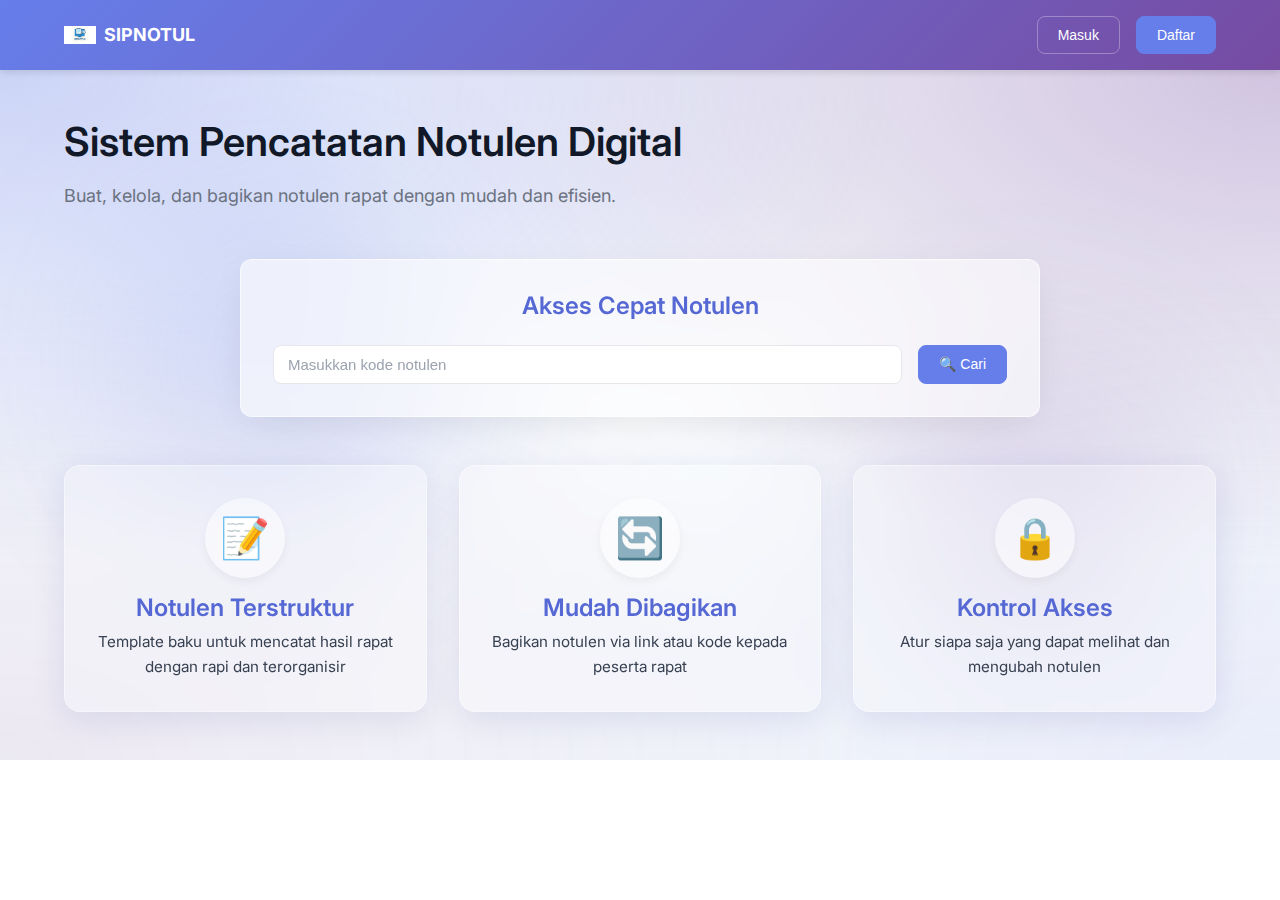
<file: editor.html>
<!DOCTYPE html>
<html lang="id">
<head>
    <meta charset="UTF-8">
    <meta name="viewport" content="width=device-width, initial-scale=1.0">
    <title>Editor Notulen - SIPNOTUL</title>
    <link rel="stylesheet" href="./src/styles.css">
</head>
<body>
    <header class="site-header">
        <div class="container header-inner">
            <div class="header-left">
                <a href="dashboard.html" class="btn ghost">
                    <i class="icon">←</i>
                    Kembali
                </a>
                <h1 id="editorTitle">Notulen Baru</h1>
            </div>
            
            <div class="header-controls">
                <div class="note-status" id="saveStatus">
                    <span class="status-dot"></span>
                    <span class="status-text">Tersimpan</span>
                </div>
                <button id="shareBtn" class="btn">Bagikan</button>
                <button id="saveBtn" class="btn primary">Simpan</button>
            </div>
        </div>
    </header>

    <main class="container editor-layout">
        <form id="noteForm" class="editor-form">
            <div class="form-section card">
                <h3>Informasi Rapat</h3>
                <div class="form-grid">
                    <div class="form-group">
                        <label for="title">Judul Rapat</label>
                        <input type="text" id="title" class="input" required>
                    </div>
                    
                    <div class="form-row">
                        <div class="form-group">
                            <label for="date">Tanggal</label>
                            <input type="date" id="date" class="input" required>
                        </div>
                        <div class="form-group">
                            <label for="time">Waktu</label>
                            <input type="time" id="time" class="input" required>
                        </div>
                    </div>

                    <div class="form-group">
                        <label for="location">Tempat</label>
                        <input type="text" id="location" class="input" required>
                    </div>
                </div>
            </div>

            <div class="form-section card">
                <h3>Peserta</h3>
                <div class="form-group">
                    <label for="attendees">Daftar Hadir</label>
                    <textarea id="attendees" class="input" rows="3" 
                              placeholder="Nama peserta (pisahkan dengan baris baru)"></textarea>
                </div>
            </div>

            <div class="form-section card">
                <h3>Konten Notulen</h3>
                <div class="form-group">
                    <label for="agenda">Agenda</label>
                    <textarea id="agenda" class="input" rows="3" required></textarea>
                </div>

                <div class="form-group">
                    <label for="discussion">Hasil Pembahasan</label>
                    <textarea id="discussion" class="input rich-editor" rows="10" required></textarea>
                </div>

                <div class="form-group">
                    <label for="decisions">Keputusan</label>
                    <textarea id="decisions" class="input" rows="3"></textarea>
                </div>

                <div class="form-group">
                    <label for="tasks">Tindak Lanjut</label>
                    <textarea id="tasks" class="input" rows="3"></textarea>
                </div>
            </div>

            <div class="form-section card">
                <h3>Pengaturan</h3>
                <div class="form-group">
                    <label class="checkbox-label">
                        <input type="checkbox" id="isPublic">
                        <span>Dapat diakses publik dengan kode/tautan</span>
                    </label>
                </div>
            </div>
        </form>
    </main>

    <div id="toasts" class="toasts" aria-live="assertive"></div>
    
    <script type="module" src="./src/auth.js"></script>
    <script type="module" src="./src/editor.js"></script>
</body>
</html>
</file>
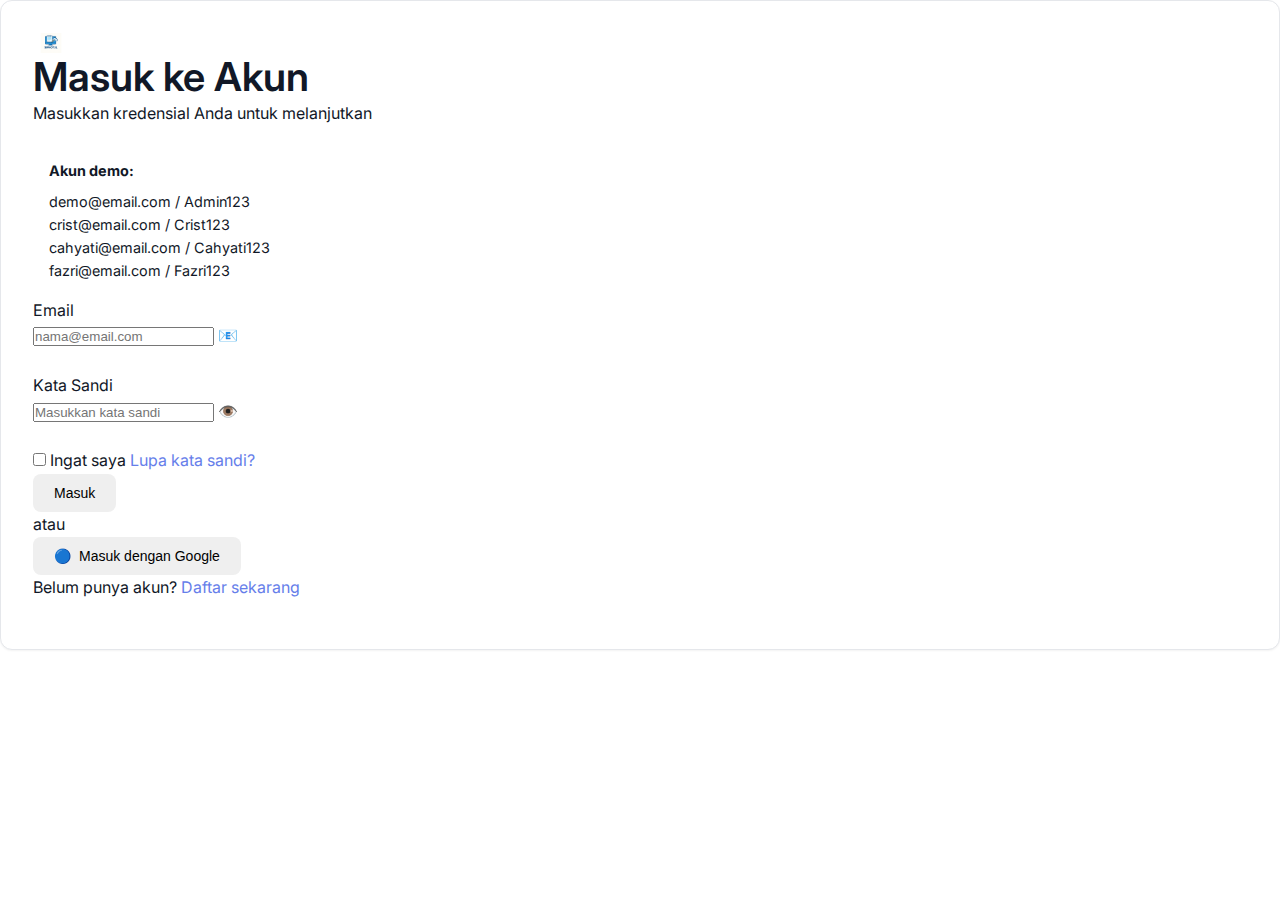
<file: login.html>
<!DOCTYPE html>
<html lang="id">
<head>
    <meta charset="UTF-8">
    <meta name="viewport" content="width=device-width, initial-scale=1.0">
    <title>Masuk - SIPNOTUL</title>
    <link rel="stylesheet" href="src/styles.css">
    <link href="https://fonts.googleapis.com/css2?family=Inter:wght@400;500;600;700&display=swap" rel="stylesheet">
</head>
<body class="login-page">
    <div class="login-container">
        <div class="login-card card">
            <div class="login-header">
                <a href="index.html" class="logo">
                    <img src="./assets/logo.png" alt="SIPNOTUL Logo" height="32">
                    <span>SIPNOTUL</span>
                </a>
                <h1>Masuk ke Akun</h1>
                <p class="login-subtitle">Masukkan kredensial Anda untuk melanjutkan</p>

                <div class="demo-accounts" style="margin-top: 1rem; padding: 1rem; background: var(--glass); border-radius: 8px; font-size: 0.9rem;">
                    <strong>Akun demo:</strong>
                    <ul style="margin-top: 0.5rem; list-style: none; padding: 0;">
                        <li>demo@email.com / Admin123</li>
                        <li>crist@email.com / Crist123</li>
                        <li>cahyati@email.com / Cahyati123</li>
                        <li>fazri@email.com / Fazri123</li>
                    </ul>
                </div>
            </div>
            <form id="loginForm" class="login-form">
                <div class="form-group">
                    <label for="email">Email</label>
                    <div class="input-wrapper">
                        <input type="email" id="email" class="input" placeholder="nama@email.com" required>
                        <span class="input-icon">📧</span>
                    </div>
                    <div class="error-message" id="emailError"></div>
                </div>

                <div class="form-group">
                    <label for="password">Kata Sandi</label>
                    <div class="input-wrapper">
                        <input type="password" id="password" class="input" placeholder="Masukkan kata sandi" required>
                        <span class="input-icon toggle-password">👁️</span>
                    </div>
                    <div class="error-message" id="passwordError"></div>
                </div>

                <div class="form-options">
                    <label class="checkbox-label">
                        <input type="checkbox" id="remember">
                        <span class="checkmark"></span>
                        Ingat saya
                    </label>
                    <a href="#" class="forgot-password">Lupa kata sandi?</a>
                </div>

                <button type="submit" class="btn primary w-full" id="loginBtn">
                    <span class="btn-text">Masuk</span>
                    <span class="btn-loading" style="display: none;">⏳</span>
                </button>

                <div class="divider">
                    <span>atau</span>
                </div>

                <button type="button" class="btn ghost w-full" id="googleLogin">
                    <span class="btn-icon">🔵</span>
                    Masuk dengan Google
                </button>
            </form>

            <div class="login-footer">
                <p>Belum punya akun? <a href="register.html" class="text-primary">Daftar sekarang</a></p>
            </div>
        </div>
    </div>

    <div id="toasts" class="toasts" aria-live="assertive"></div>

    <script type="module" src="src/auth.js"></script>
    <script type="module" src="src/login.js"></script>
</body>
</html>
</file>
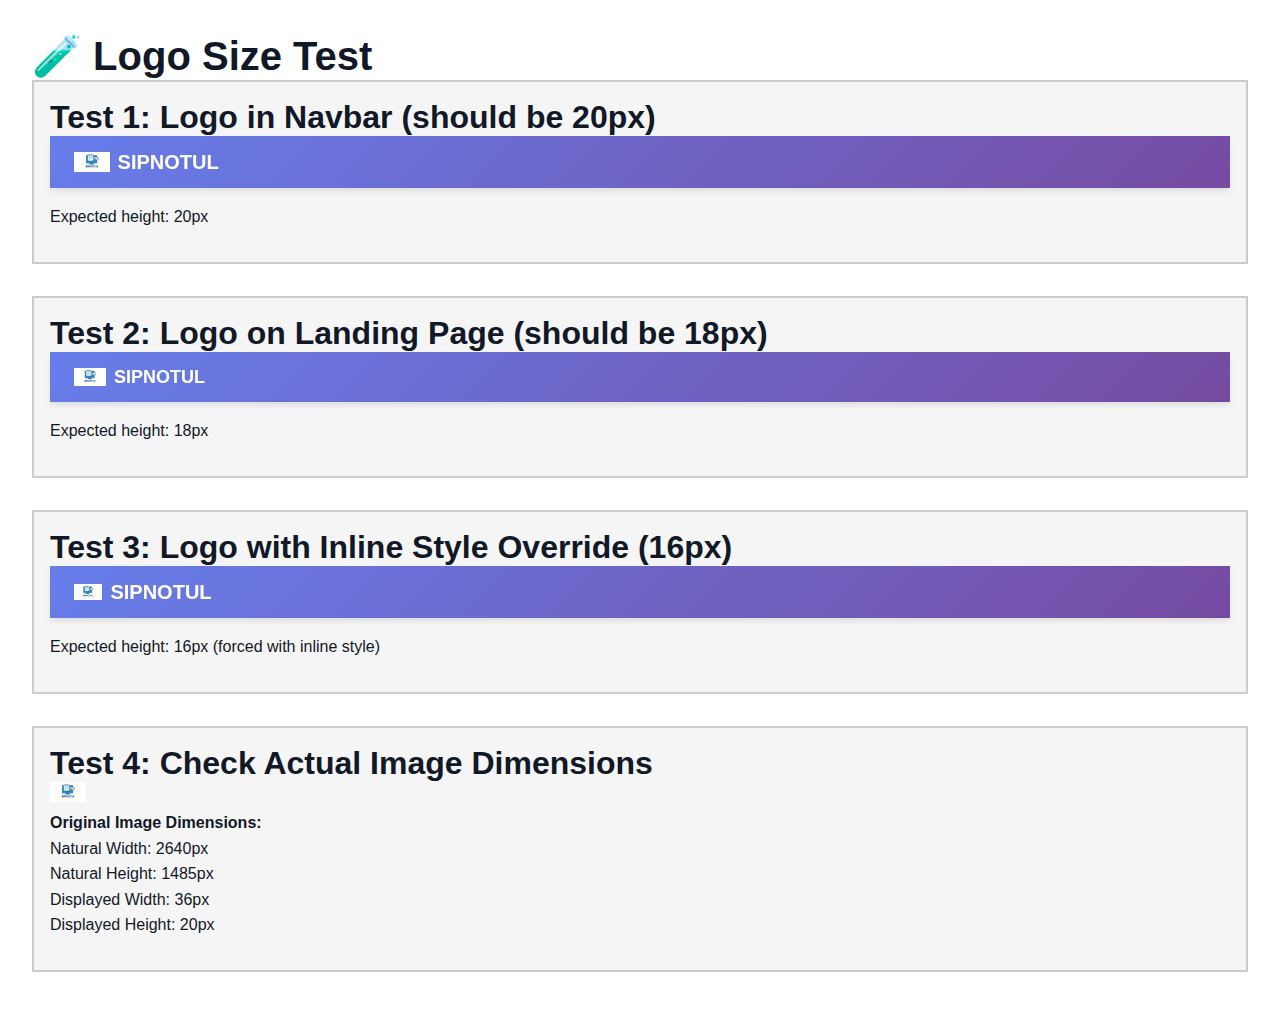
<file: logo-test.html>
<!DOCTYPE html>
<html lang="id">
<head>
    <meta charset="UTF-8">
    <meta name="viewport" content="width=device-width, initial-scale=1.0">
    <title>Logo Size Test</title>
    <link rel="stylesheet" href="src/styles.css">
    <style>
        body {
            padding: 2rem;
            font-family: Arial, sans-serif;
        }
        .test-section {
            margin-bottom: 2rem;
            padding: 1rem;
            border: 2px solid #ccc;
            background: #f5f5f5;
        }
        .navbar {
            margin-bottom: 1rem;
        }
    </style>
</head>
<body>
    <h1>🧪 Logo Size Test</h1>
    
    <div class="test-section">
        <h2>Test 1: Logo in Navbar (should be 20px)</h2>
        <nav class="navbar">
            <div class="container">
                <a href="/" class="logo">
                    <img src="./assets/logo.png" alt="SIPNOTUL Logo">
                    <span>SIPNOTUL</span>
                </a>
            </div>
        </nav>
        <p>Expected height: 20px</p>
    </div>
    
    <div class="test-section">
        <h2>Test 2: Logo on Landing Page (should be 18px)</h2>
        <div class="landing-page">
            <nav class="navbar">
                <div class="container">
                    <a href="/" class="logo">
                        <img src="./assets/logo.png" alt="SIPNOTUL Logo">
                        <span>SIPNOTUL</span>
                    </a>
                </div>
            </nav>
        </div>
        <p>Expected height: 18px</p>
    </div>
    
    <div class="test-section">
        <h2>Test 3: Logo with Inline Style Override (16px)</h2>
        <nav class="navbar">
            <div class="container">
                <a href="/" class="logo">
                    <img src="./assets/logo.png" alt="SIPNOTUL Logo" style="height: 16px !important;">
                    <span>SIPNOTUL</span>
                </a>
            </div>
        </nav>
        <p>Expected height: 16px (forced with inline style)</p>
    </div>
    
    <div class="test-section">
        <h2>Test 4: Check Actual Image Dimensions</h2>
        <img id="testImg" src="./assets/logo.png" alt="Test" style="height: 20px;">
        <p id="dimensions"></p>
    </div>
    
    <script>
        const img = document.getElementById('testImg');
        img.onload = function() {
            document.getElementById('dimensions').innerHTML = `
                <strong>Original Image Dimensions:</strong><br>
                Natural Width: ${img.naturalWidth}px<br>
                Natural Height: ${img.naturalHeight}px<br>
                Displayed Width: ${img.width}px<br>
                Displayed Height: ${img.height}px
            `;
        };
        
        // Check all logo images
        setTimeout(() => {
            const logos = document.querySelectorAll('.logo img');
            console.log('=== LOGO SIZE CHECK ===');
            logos.forEach((logo, index) => {
                const computed = window.getComputedStyle(logo);
                console.log(`Logo ${index + 1}:`, {
                    height: computed.height,
                    width: computed.width,
                    maxHeight: computed.maxHeight,
                    maxWidth: computed.maxWidth,
                    actualHeight: logo.offsetHeight + 'px',
                    actualWidth: logo.offsetWidth + 'px'
                });
            });
        }, 500);
    </script>
</body>
</html>
</file>
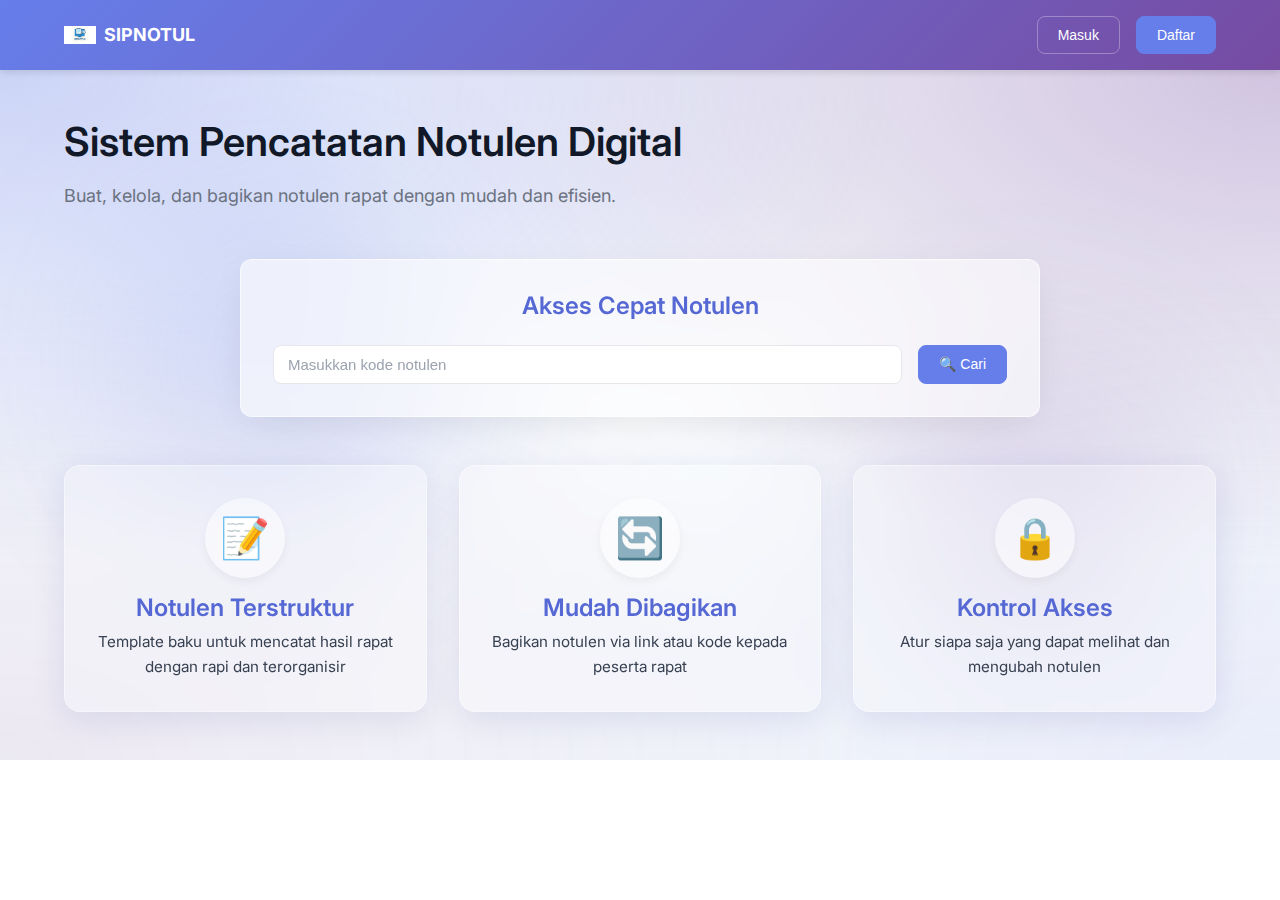
<file: manage.html>
<!DOCTYPE html>
<html lang="id">
<head>
    <meta charset="UTF-8">
    <meta name="viewport" content="width=device-width, initial-scale=1.0">
    <title>Kelola Notulen - SIPNOTUL</title>
    <link rel="stylesheet" href="src/styles.css?v=2">
    <link href="https://fonts.googleapis.com/css2?family=Inter:wght@400;500;600;700&display=swap" rel="stylesheet">
    <style>
        /* Responsive Designn untuk Manage Page */
        * {
            margin: 0;
            padding: 0;
            box-sizing: border-box;
        }

        html, body {
            width: 100%;
            overflow-x: hidden;
        }

        /* Header Responsive */
        .site-header {
            padding: 1rem;
            background: white;
            border-bottom: 1px solid #e5e7eb;
        }

        .header-inner {
            display: flex;
            justify-content: space-between;
            align-items: center;
            flex-wrap: wrap;
            gap: 1rem;
        }

        .header-left {
            display: flex;
            align-items: center;
            gap: 2rem;
            flex-wrap: wrap;
        }

        .logo {
            display: flex;
            align-items: center;
            gap: 0.5rem;
            font-weight: 700;
            font-size: 1.1rem;
            text-decoration: none;
        }

        .logo img {
            height: 40px;
            width: auto;
        }

        .main-nav {
            display: flex;
            gap: 1.5rem;
            font-size: 0.95rem;
        }

        .main-nav a {
            text-decoration: none;
            color: #666;
            transition: all 0.3s ease;
        }

        .main-nav a:hover {
            color: var(--primary);
        }

        .main-nav a.active {
            color: var(--primary);
            font-weight: 600;
            border-bottom: 2px solid var(--primary);
            padding-bottom: 0.25rem;
        }

        .header-controls {
            display: flex;
            gap: 1rem;
            align-items: center;
            flex-wrap: wrap;
        }

        /* Hamburger Menu untuk Mobile */
        .hamburger-nav {
            display: none;
            background: none;
            border: none;
            font-size: 1.5rem;
            cursor: pointer;
            color: #333;
        }

        .user-menu {
            position: relative;
        }

        .dropdown-menu {
            position: absolute;
            top: 100%;
            right: 0;
            background: white;
            border: 1px solid #e5e7eb;
            border-radius: 8px;
            box-shadow: 0 4px 12px rgba(0, 0, 0, 0.1);
            min-width: 200px;
            display: none;
            z-index: 100;
            margin-top: 0.5rem;
        }

        .user-menu.open .dropdown-menu {
            display: block;
        }

        .dropdown-menu a,
        .dropdown-menu button {
            display: block;
            width: 100%;
            padding: 0.75rem 1rem;
            text-align: left;
            background: none;
            border: none;
            color: #333;
            cursor: pointer;
            transition: all 0.2s ease;
            text-decoration: none;
            font-size: 0.95rem;
        }

        .dropdown-menu a:hover,
        .dropdown-menu button:hover {
            background: #f3f4f6;
            color: var(--primary);
        }

        /* Main Content Responsive */
        .container {
            width: 100%;
            padding: 0 1rem;
            max-width: 1200px;
            margin: 0 auto;
        }

        .card {
            background: white;
            border-radius: 8px;
            padding: 1.5rem;
            box-shadow: 0 1px 3px rgba(0, 0, 0, 0.1);
        }

        /* Header dengan Search dan Sort */
        .notes-header {
            display: flex;
            justify-content: space-between;
            align-items: center;
            margin-bottom: 1.5rem;
            flex-wrap: wrap;
            gap: 1rem;
        }

        .notes-header h2 {
            font-size: 1.5rem;
            color: #333;
        }

        .notes-controls {
            display: flex;
            gap: 1rem;
            flex-wrap: wrap;
            align-items: center;
        }

        .form-input {
            padding: 0.75rem;
            border: 1px solid #d1d5db;
            border-radius: 6px;
            font-family: inherit;
            font-size: 0.95rem;
            transition: all 0.2s ease;
        }

        .form-input:focus {
            outline: none;
            border-color: var(--primary);
            box-shadow: 0 0 0 3px rgba(102, 126, 234, 0.1);
        }

        .search-input {
            min-width: 180px;
            flex: 1;
        }

        .sort-select {
            min-width: 140px;
        }

        /* Statistics Section */
        .stats-section {
            display: flex;
            gap: 1.5rem;
            padding: 1rem;
            background: #f9fafb;
            border-radius: 8px;
            margin-bottom: 1.5rem;
            flex-wrap: wrap;
        }

        .stat-item {
            display: flex;
            flex-direction: column;
            gap: 0.25rem;
        }

        .stat-label {
            color: #6b7280;
            font-size: 0.875rem;
        }

        .stat-value {
            font-size: 1.5rem;
            font-weight: 700;
            color: var(--primary);
        }

        /* Notes Grid */
        .notes-grid {
            display: grid;
            grid-template-columns: repeat(auto-fill, minmax(300px, 1fr));
            gap: 1.5rem;
        }

        .note-card {
            display: flex;
            flex-direction: column;
            gap: 0.75rem;
            padding: 1.25rem;
            border: 1px solid #e5e7eb;
            border-radius: 8px;
            transition: all 0.3s ease;
            cursor: pointer;
        }

        .note-card:hover {
            box-shadow: 0 4px 12px rgba(0, 0, 0, 0.1);
            transform: translateY(-2px);
        }

        .note-header {
            display: flex;
            justify-content: space-between;
            align-items: flex-start;
            gap: 0.5rem;
        }

        .note-title {
            font-size: 1.1rem;
            font-weight: 600;
            color: #333;
            flex: 1;
        }

        .note-badge {
            padding: 0.25rem 0.75rem;
            border-radius: 12px;
            font-size: 0.75rem;
            font-weight: 600;
            white-space: nowrap;
        }

        .badge-public {
            background: #d1fae5;
            color: #065f46;
        }

        .badge-private {
            background: #f3f4f6;
            color: #6b7280;
        }

        .note-meta {
            font-size: 0.8125rem;
            color: #6b7280;
            display: flex;
            flex-direction: column;
            gap: 0.25rem;
        }

        .note-content {
            color: #666;
            font-size: 0.9rem;
            line-height: 1.5;
            display: -webkit-box;
            -webkit-line-clamp: 3;
            -webkit-box-orient: vertical;
            overflow: hidden;
        }

        .note-actions {
            display: flex;
            gap: 0.5rem;
            margin-top: 0.75rem;
            flex-wrap: wrap;
        }

        .btn {
            padding: 0.5rem 1rem;
            border: none;
            border-radius: 6px;
            font-size: 0.875rem;
            font-weight: 500;
            cursor: pointer;
            transition: all 0.2s ease;
            text-decoration: none;
            display: inline-flex;
            align-items: center;
            gap: 0.25rem;
        }

        .btn-primary {
            background: var(--primary);
            color: white;
        }

        .btn-primary:hover {
            opacity: 0.9;
        }

        .btn-secondary {
            background: #f3f4f6;
            color: #333;
            border: 1px solid #d1d5db;
        }

        .btn-secondary:hover {
            background: #e5e7eb;
        }

        .btn-danger {
            background: #fee2e2;
            color: #991b1b;
        }

        .btn-danger:hover {
            background: #fecaca;
        }

        .btn-back {
            background: #e5e7eb;
            color: #333;
        }

        .btn-back:hover {
            background: #d1d5db;
        }

        .btn-sm {
            padding: 0.5rem 1rem;
            font-size: 0.8rem;
        }

        /* Empty State */
        .empty-state {
            display: none;
            text-align: center;
            padding: 3rem 1rem;
        }

        .empty-state-icon {
            font-size: 4rem;
            margin-bottom: 1rem;
        }

        .empty-state h3 {
            font-size: 1.25rem;
            color: #333;
            margin-bottom: 0.5rem;
        }

        .empty-state p {
            color: #6b7280;
            margin-bottom: 1.5rem;
        }

        /* Toast Container */
        .toasts {
            position: fixed;
            top: 1rem;
            right: 1rem;
            z-index: 1000;
            display: flex;
            flex-direction: column;
            gap: 0.75rem;
        }

        .toast {
            padding: 1rem 1.5rem;
            border-radius: 6px;
            color: white;
            font-weight: 500;
            animation: slideIn 0.3s ease;
            max-width: 90vw;
        }

        .toast.success {
            background-color: #10b981;
        }

        .toast.error {
            background-color: #ef4444;
        }

        @keyframes slideIn {
            from {
                transform: translateX(400px);
                opacity: 0;
            }
            to {
                transform: translateX(0);
                opacity: 1;
            }
        }

        /* ========================================= */
        /* TABLET (768px - 1024px)                  */
        /* ========================================= */
        @media (min-width: 768px) {
            .site-header {
                padding: 1.5rem 2rem;
            }

            .header-inner {
                gap: 2rem;
            }

            .logo {
                font-size: 1.2rem;
            }

            .logo img {
                height: 45px;
            }

            .container {
                padding: 0 2rem;
                padding-top: 2rem;
                padding-bottom: 2rem;
            }

            .card {
                padding: 2rem;
            }

            .notes-header {
                gap: 1.5rem;
            }

            .notes-header h2 {
                font-size: 1.75rem;
            }

            .notes-controls {
                gap: 1.5rem;
            }

            .search-input {
                min-width: 220px;
            }

            .sort-select {
                min-width: 160px;
            }

            .notes-grid {
                grid-template-columns: repeat(auto-fill, minmax(320px, 1fr));
                gap: 2rem;
            }

            .note-card {
                padding: 1.5rem;
            }
        }

        /* ========================================= */
        /* DESKTOP (1024px+)                        */
        /* ========================================= */
        @media (min-width: 1024px) {
            .header-inner {
                gap: 3rem;
            }

            .container {
                max-width: 1200px;
            }

            .notes-grid {
                grid-template-columns: repeat(auto-fill, minmax(350px, 1fr));
            }

            .notes-header h2 {
                font-size: 2rem;
            }
        }

        /* ========================================= */
        /* ULTRA-WIDE (1440px+)                     */
        /* ========================================= */
        @media (min-width: 1440px) {
            .container {
                max-width: 1400px;
            }

            .notes-grid {
                grid-template-columns: repeat(auto-fill, minmax(380px, 1fr));
            }
        }
    </style>
</head>
<body>
    <!-- 
        ============================================
        SITE HEADER
        ============================================
    -->
    <header class="site-header">
        <div class="container header-inner">
            <div class="header-left">
                <a href="index.html" class="logo" style="color: var(--primary);">
                    <img src="./assets/logo.png" alt="SIPNOTUL Logo">
                    <span>SIPNOTUL</span>
                </a>
                <nav class="main-nav">
                    <a href="dashboard.html">Dashboard</a>
                    <a href="manage.html" class="active">Kelola Notulen</a>
                </nav>
            </div>
            <div class="header-controls">
                <button class="btn btn-back btn-sm" id="backBtn" title="Kembali ke Dashboard">
                    ← Kembali
                </button>
                <button class="btn btn-primary btn-sm" id="newNoteBtn">+ Buat Notulen</button>
                <div class="user-menu">
                    <button class="btn btn-secondary btn-sm" id="userMenuBtn">
                        <span id="userName">User</span>
                    </button>
                    <div class="dropdown-menu">
                        <a href="account.html">⚙️ Pengaturan</a>
                        <button id="logoutBtn">🚪 Keluar</button>
                    </div>
                </div>
            </div>
        </div>
    </header>

    <!-- 
        ============================================
        MAIN CONTENT
        ============================================
        Note management with search and sort
    -->
    <main class="container" style="padding-top: 2rem; padding-bottom: 2rem;">
        <div class="card">
            <!-- Header dengan search dan sort -->
            <div class="notes-header">
                <h2>Kelola Notulen Saya</h2>
                <div class="notes-controls">
                    <!-- Search input -->
                    <input type="text" class="form-input search-input" id="searchInput" placeholder="🔍 Cari notulen...">
                    <!-- Sort dropdown -->
                    <select class="form-input sort-select" id="sortSelect">
                        <option value="newest">Terbaru</option>
                        <option value="oldest">Terlama</option>
                        <option value="title">Judul A-Z</option>
                        <option value="meeting">Tanggal Rapat</option>
                    </select>
                </div>
            </div>

            <!-- Statistics -->
            <div class="stats-section">
                <div class="stat-item">
                    <span class="stat-label">Total Notulen:</span>
                    <span class="stat-value" id="totalNotes">0</span>
                </div>
                <div class="stat-item">
                    <span class="stat-label">Publik:</span>
                    <span class="stat-value" style="color: var(--success);" id="publicNotes">0</span>
                </div>
                <div class="stat-item">
                    <span class="stat-label">Pribadi:</span>
                    <span class="stat-value" style="color: #6b7280;" id="privateNotes">0</span>
                </div>
            </div>

            <!-- Notes grid -->
            <div id="notesContainer" class="notes-grid">
                <!-- Notes will be inserted here -->
            </div>

            <!-- Empty state -->
            <div id="emptyState" class="empty-state">
                <div class="empty-state-icon">📝</div>
                <h3>Belum ada notulen</h3>
                <p>Anda belum membuat notulen apapun. Mulai buat notulen pertama Anda!</p>
                <button class="btn btn-primary" id="createFirstNoteBtn">+ Buat Notulen Pertama</button>
            </div>
        </div>
    </main>

    <!-- Toast container -->
    <div id="toasts" class="toasts"></div>

    <!-- 
        ============================================
        JAVASCRIPT
        ============================================
    -->
 <script type="module">
        import { requireAuth, getCurrentUser, logout, showToast } from './src/auth.js';
        
        let dbNotes = [];
        let searchQuery = '';
        let currentSort = 'newest';

        // ============================================
        // CHECK AUTH & INIT
        // ============================================
        if (!requireAuth()) { /* Redirect handled */ }

        const user = getCurrentUser();
        console.log('[MANAGE] User:', user.name);
        document.getElementById('userName').textContent = user.name;

        // LOAD DATA PERTAMA KALI
        loadNotesFromDB();

        // ============================================
        // 1. AMBIL DATA DARI SERVER (PHP)
        // ============================================
        async function loadNotesFromDB() {
            try {
                const response = await fetch(`php/get_user_notes.php?nim=${user.nim || user.id}`);
                const data = await response.json();
                
                dbNotes = data;
                updateStats();
                renderNotes();
                
                console.log('[MANAGE] Notes loaded:', dbNotes.length);
            } catch (error) {
                console.error('Error loading notes:', error);
                showToast('Gagal memuat data dari database', 'error');
            }
        }

        // ============================================
        // 2. UPDATE STATISTICS
        // ============================================
        function updateStats() {
            const publicCount = dbNotes.filter(n => n.isPublic == 1).length;
            
            document.getElementById('totalNotes').textContent = dbNotes.length;
            document.getElementById('publicNotes').textContent = publicCount;
            document.getElementById('privateNotes').textContent = dbNotes.length - publicCount;
        }

        // ============================================
        // 3. FILTER & SORT LOGIC
        // ============================================
        function getFilteredNotes() {
            let notes = [...dbNotes]; 
            
            if (searchQuery) {
                const query = searchQuery.toLowerCase();
                notes = notes.filter(n => 
                    n.title.toLowerCase().includes(query) ||
                    (n.content || '').toLowerCase().includes(query) ||
                    (n.location || '').toLowerCase().includes(query)
                );
            }
            
            notes.sort((a, b) => {
                switch (currentSort) {
                    case 'newest':
                        return new Date(b.createdAt) - new Date(a.createdAt);
                    case 'oldest':
                        return new Date(a.createdAt) - new Date(b.createdAt);
                    case 'title':
                        return a.title.localeCompare(b.title);
                    case 'meeting':
                        if (!a.meetingDate) return 1;
                        if (!b.meetingDate) return -1;
                        return new Date(a.meetingDate) - new Date(b.meetingDate);
                    default:
                        return 0;
                }
            });
            
            return notes;
        }

        // ============================================
        // 4. RENDER (TAMPILKAN KE LAYAR)
        // ============================================
        function renderNotes() {
            const notes = getFilteredNotes();
            const container = document.getElementById('notesContainer');
            const emptyState = document.getElementById('emptyState');
            
            if (notes.length === 0) {
                container.style.display = 'none';
                emptyState.style.display = 'block';
                return;

            // ... di dalam function renderNotes() ...

container.innerHTML = notes.map(note => {
    // LOGIKA PENGECEKAN: Apakah user login sama dengan pembuat notulen?
    // Pastikan user.nim sesuai dengan data login Anda
    const isAuthor = (user.nim == note.authorNim); 
    
    // Jika author, tampilkan tombol hapus. Jika bukan, string kosong.
    const deleteButton = isAuthor 
        ? `<button class="btn btn-danger btn-sm" onclick="handleDeleteNote('${note.idNotes}')">🗑️ Hapus</button>` 
        : '';

    return `
    <div class="note-card card">
        <div class="note-header">
            <div class="note-title">${escapeHtml(note.title)}</div>
            <span class="note-badge ${note.isPublic == 1 ? 'badge-public' : 'badge-private'}">
                ${note.isPublic == 1 ? '🌐 Publik' : '🔒 Pribadi'}
            </span>
        </div>
        <div class="note-meta">
            <div>👤 Dibuat oleh: ${note.authorName || 'Seseorang'}</div>
            <div>📅 Tanggal: ${formatDate(note.createdAt)}</div>
        </div>
        <div class="note-content">${escapeHtml((note.content || '').substring(0, 150))}...</div>
        <div class="note-actions">
            <button class="btn btn-secondary btn-sm" onclick="window.location.href='viewer.html?code=${note.idNotes}'">👁️ Lihat</button>
            <button class="btn btn-secondary btn-sm" onclick="window.location.href='editor.html?id=${note.idNotes}'">✏️ Edit</button>
            
            ${deleteButton}
        </div>
    </div>
    `;
}).join('');
            }
            
            container.style.display = 'grid';
            emptyState.style.display = 'none';
            
            container.innerHTML = notes.map(note => `
                <div class="note-card card">
                    <div class="note-header">
                        <div class="note-title">${escapeHtml(note.title)}</div>
                        <span class="note-badge ${note.isPublic == 1 ? 'badge-public' : 'badge-private'}">
                            ${note.isPublic == 1 ? '🌐 Publik' : '🔒 Pribadi'}
                        </span>
                    </div>
                    <div class="note-meta">
                        <div>📅 Dibuat: ${formatDate(note.createdAt)}</div>
                        ${note.meetingDate ? `<div>📆 Rapat: ${formatDate(note.meetingDate)}</div>` : ''}
                        ${note.location ? `<div>📍 ${escapeHtml(note.location)}</div>` : ''}
                    </div>
                    <div class="note-content">${escapeHtml((note.content || '').substring(0, 150))}...</div>
                    <div class="note-actions">
                        <button class="btn btn-secondary btn-sm" onclick="window.location.href='viewer.html?code=${note.idNotes}'">👁️ Lihat</button>
                        <button class="btn btn-secondary btn-sm" onclick="window.location.href='editor.html?id=${note.idNotes}'">✏️ Edit</button>
                        <button class="btn btn-danger btn-sm" onclick="handleDeleteNote('${note.idNotes}')">🗑️ Hapus</button>
                    </div>
                </div>
            `).join('');
        }

        // ============================================
        // UTILS
        // ============================================
        function escapeHtml(text) {
            if (!text) return "";
            const div = document.createElement('div');
            div.textContent = text;
            return div.innerHTML;
        }
        
        function formatDate(dateString) {
            return new Date(dateString).toLocaleDateString('id-ID', {
                year: 'numeric', month: 'long', day: 'numeric'
            });
        }

        // ============================================
        // ACTION HANDLERS
        // ============================================
        
// GANTI function window.handleDeleteNote dengan ini:

window.handleDeleteNote = async (id) => {
    // 1. Ambil data user terbaru saat tombol ditekan
    const currentUser = getCurrentUser();
    
    // 2. Pastikan NIM tersedia (Cek properti 'nim' atau 'id')
    const userNim = currentUser.nim || currentUser.id;

    // DEBUG: Cek apakah NIM terbaca
    if (!userNim) {
        alert("Error: Identitas user (NIM) tidak ditemukan. Silakan login ulang.");
        console.error("User Object:", currentUser); // Lihat di Console (F12) untuk debug
        return;
    }

    if (confirm('Apakah Anda yakin ingin menghapus notulen ini? Permanen.')) {
        try {
            console.log("Mengirim data hapus:", { id: id, nim: userNim }); // Debug log

            const res = await fetch('php/delete_note.php', {
                method: 'POST',
                headers: { 'Content-Type': 'application/json' },
                body: JSON.stringify({ 
                    id: id, 
                    nim: userNim  // Pastikan variabel ini terisi
                })
            });

            const result = await res.json();
            
            if(result.status === 'success') {
                showToast('Notulen berhasil dihapus', 'success');
                loadNotesFromDB(); // Refresh daftar
            } else {
                showToast('Gagal menghapus: ' + result.message, 'error');
            }
        } catch (err) {
            console.error("Fetch Error:", err);
            showToast('Error koneksi database', 'error');
        }
    }
};

        // Event Listeners UI
        document.getElementById('backBtn').addEventListener('click', () => {
            window.location.href = 'dashboard.html';
        });

        document.getElementById('searchInput').addEventListener('input', (e) => {
            searchQuery = e.target.value.trim();
            renderNotes();
        });
        
        document.getElementById('sortSelect').addEventListener('change', (e) => {
            currentSort = e.target.value;
            renderNotes();
        });
        
        document.getElementById('newNoteBtn').addEventListener('click', () => {
            window.location.href = 'editor.html';
        });

        document.getElementById('createFirstNoteBtn').addEventListener('click', () => {
            window.location.href = 'editor.html';
        });
        
        document.getElementById('logoutBtn').addEventListener('click', () => {
            if (confirm('Anda yakin ingin keluar?')) logout();
        });

        // User menu dropdown
        document.getElementById('userMenuBtn').addEventListener('click', (e) => {
            e.stopPropagation();
            document.querySelector('.user-menu').classList.toggle('open');
        });
        document.addEventListener('click', () => {
            document.querySelector('.user-menu').classList.remove('open');
        });

    </script>
</body>
</html>
</file>
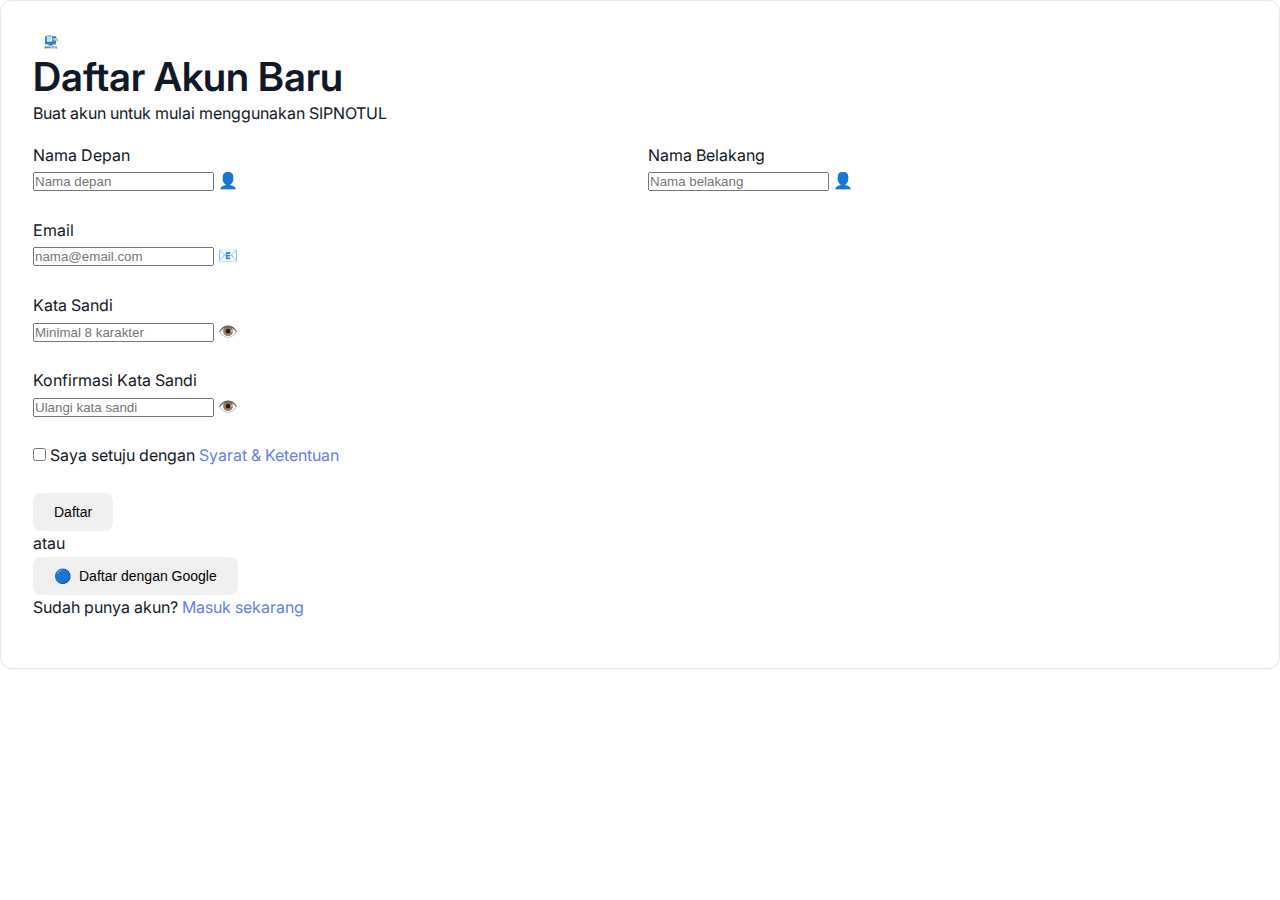
<file: register.html>
<!DOCTYPE html>
<html lang="id">
<head>
    <meta charset="UTF-8">
    <meta name="viewport" content="width=device-width, initial-scale=1.0">
    <title>Daftar - SIPNOTUL</title>
    <link rel="stylesheet" href="src/styles.css">
    <link href="https://fonts.googleapis.com/css2?family=Inter:wght@400;500;600;700&display=swap" rel="stylesheet">
</head>
<body class="login-page">
    <div class="login-container">
        <div class="login-card card">
            <div class="login-header">
                <a href="index.html" class="logo">
                    <img src="./assets/logo.png" alt="SIPNOTUL Logo" height="32">
                    <span>SIPNOTUL</span>
                </a>
                <h1>Daftar Akun Baru</h1>
                <p class="login-subtitle">Buat akun untuk mulai menggunakan SIPNOTUL</p>
            </div>

            <form id="registerForm" class="login-form">
                <div class="form-row">
                    <div class="form-group">
                        <label for="firstName">Nama Depan</label>
                        <div class="input-wrapper">
                            <input type="text" id="firstName" class="input" placeholder="Nama depan" required>
                            <span class="input-icon">👤</span>
                        </div>
                        <div class="error-message" id="firstNameError"></div>
                    </div>

                    <div class="form-group">
                        <label for="lastName">Nama Belakang</label>
                        <div class="input-wrapper">
                            <input type="text" id="lastName" class="input" placeholder="Nama belakang" required>
                            <span class="input-icon">👤</span>
                        </div>
                        <div class="error-message" id="lastNameError"></div>
                    </div>
                </div>

                <div class="form-group">
                    <label for="email">Email</label>
                    <div class="input-wrapper">
                        <input type="email" id="email" class="input" placeholder="nama@email.com" required>
                        <span class="input-icon">📧</span>
                    </div>
                    <div class="error-message" id="emailError"></div>
                </div>

                <div class="form-group">
                    <label for="password">Kata Sandi</label>
                    <div class="input-wrapper">
                        <input type="password" id="password" class="input" placeholder="Minimal 8 karakter" required>
                        <span class="input-icon toggle-password">👁️</span>
                    </div>
                    <div class="error-message" id="passwordError"></div>
                </div>

                <div class="form-group">
                    <label for="confirmPassword">Konfirmasi Kata Sandi</label>
                    <div class="input-wrapper">
                        <input type="password" id="confirmPassword" class="input" placeholder="Ulangi kata sandi" required>
                        <span class="input-icon toggle-password">👁️</span>
                    </div>
                    <div class="error-message" id="confirmPasswordError"></div>
                </div>

                <div class="form-group">
                    <label class="checkbox-label">
                        <input type="checkbox" id="terms" required>
                        <span class="checkmark"></span>
                        Saya setuju dengan <a href="#" class="text-primary">Syarat & Ketentuan</a>
                    </label>
                    <div class="error-message" id="termsError"></div>
                </div>

                <button type="submit" class="btn primary w-full" id="registerBtn">
                    <span class="btn-text">Daftar</span>
                    <span class="btn-loading" style="display: none;">⏳</span>
                </button>

                <div class="divider">
                    <span>atau</span>
                </div>

                <button type="button" class="btn ghost w-full" id="googleRegister">
                    <span class="btn-icon">🔵</span>
                    Daftar dengan Google
                </button>
            </form>

            <div class="login-footer">
                <p>Sudah punya akun? <a href="login.html" class="text-primary">Masuk sekarang</a></p>
            </div>
        </div>
    </div>

    <div id="toasts" class="toasts" aria-live="assertive"></div>

    <script type="module" src="src/auth.js"></script>
    <script type="module" src="src/register.js"></script>
</body>
</html>
</file>
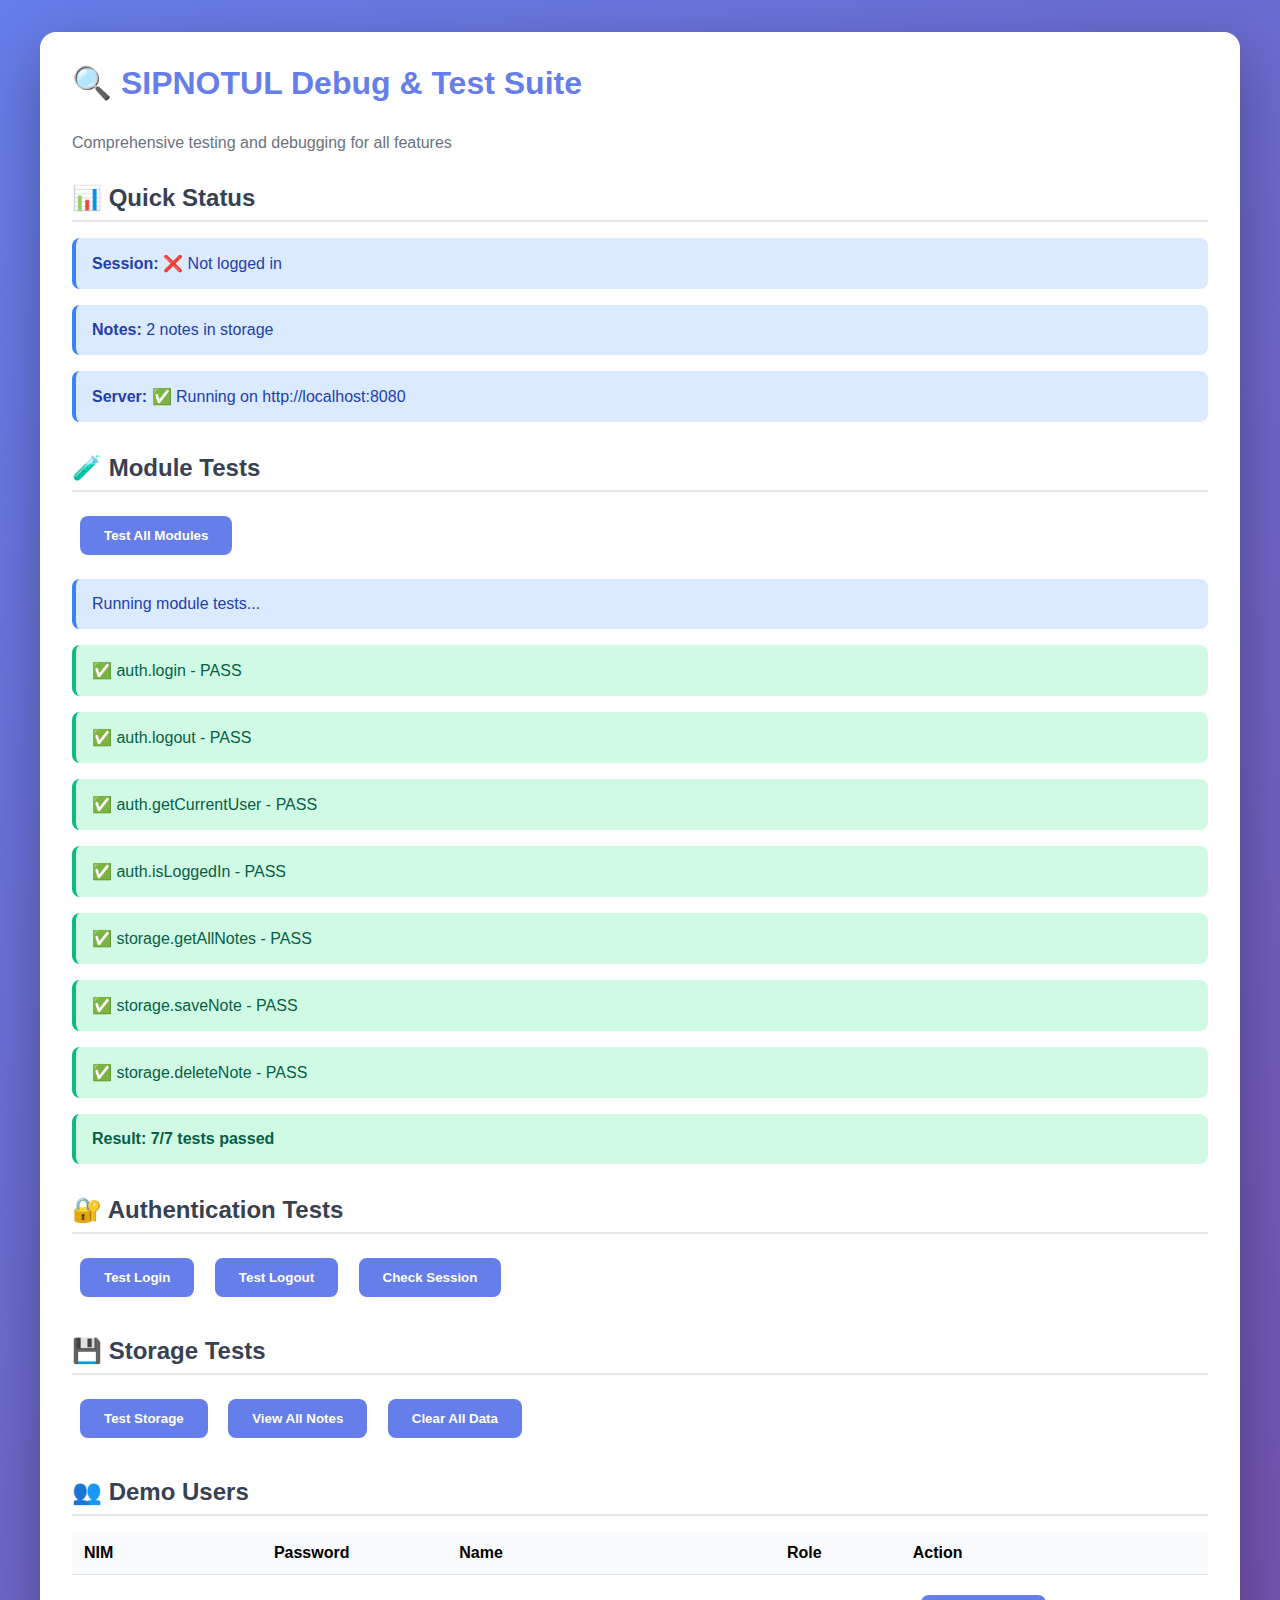
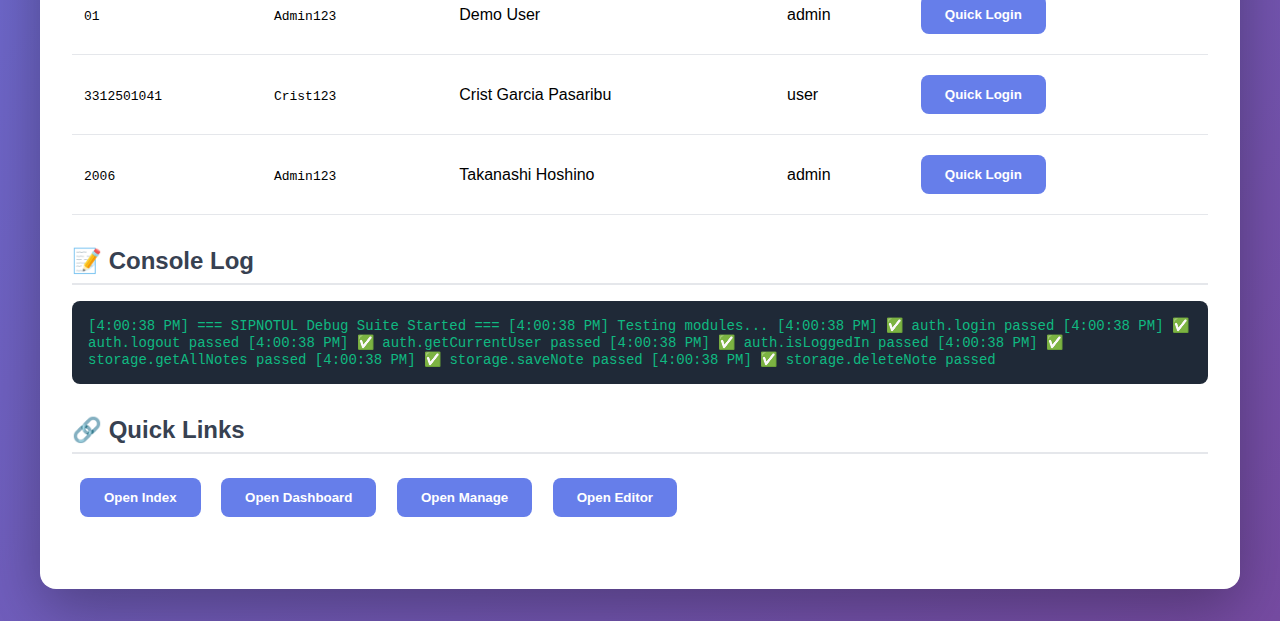
<file: test.html>
<!DOCTYPE html>
<html lang="id">
<head>
    <meta charset="UTF-8">
    <meta name="viewport" content="width=device-width, initial-scale=1.0">
    <title>Debug & Test - SIPNOTUL</title>
    <style>
        * { margin: 0; padding: 0; box-sizing: border-box; }
        body {
            font-family: 'Segoe UI', Tahoma, Geneva, Verdana, sans-serif;
            background: linear-gradient(135deg, #667eea 0%, #764ba2 100%);
            min-height: 100vh;
            padding: 2rem;
        }
        .container {
            max-width: 1200px;
            margin: 0 auto;
            background: white;
            border-radius: 16px;
            padding: 2rem;
            box-shadow: 0 20px 60px rgba(0,0,0,0.3);
        }
        h1 { color: #667eea; margin-bottom: 2rem; }
        h2 { color: #374151; margin: 2rem 0 1rem; border-bottom: 2px solid #e5e7eb; padding-bottom: 0.5rem; }
        .test-section { margin-bottom: 2rem; }
        .btn {
            padding: 0.75rem 1.5rem;
            margin: 0.5rem;
            border: none;
            border-radius: 8px;
            cursor: pointer;
            font-weight: 600;
            background: #667eea;
            color: white;
            transition: all 0.2s;
        }
        .btn:hover { background: #5568d3; transform: translateY(-2px); }
        .result {
            padding: 1rem;
            margin: 1rem 0;
            border-radius: 8px;
            border-left: 4px solid #667eea;
        }
        .success { background: #d1fae5; border-color: #10b981; color: #065f46; }
        .error { background: #fee2e2; border-color: #ef4444; color: #991b1b; }
        .info { background: #dbeafe; border-color: #3b82f6; color: #1e40af; }
        pre {
            background: #f3f4f6;
            padding: 1rem;
            border-radius: 8px;
            overflow-x: auto;
            font-size: 0.875rem;
        }
        .status { display: inline-block; padding: 0.25rem 0.75rem; border-radius: 12px; font-size: 0.75rem; font-weight: 600; }
        .status-pass { background: #d1fae5; color: #065f46; }
        .status-fail { background: #fee2e2; color: #991b1b; }
        table { width: 100%; border-collapse: collapse; margin: 1rem 0; }
        th, td { padding: 0.75rem; text-align: left; border-bottom: 1px solid #e5e7eb; }
        th { background: #f9fafb; font-weight: 600; }
        .log { font-family: 'Courier New', monospace; font-size: 0.875rem; background: #1f2937; color: #10b981; padding: 1rem; border-radius: 8px; max-height: 300px; overflow-y: auto; }
    </style>
</head>
<body>
    <div class="container">
        <h1>🔍 SIPNOTUL Debug & Test Suite</h1>
        <p style="color: #6b7280; margin-bottom: 2rem;">Comprehensive testing and debugging for all features</p>

        <!-- Quick Status -->
        <div class="test-section">
            <h2>📊 Quick Status</h2>
            <div id="quickStatus">Running tests...</div>
        </div>

        <!-- Module Tests -->
        <div class="test-section">
            <h2>🧪 Module Tests</h2>
            <button class="btn" onclick="testModules()">Test All Modules</button>
            <div id="moduleResults"></div>
        </div>

        <!-- Authentication Tests -->
        <div class="test-section">
            <h2>🔐 Authentication Tests</h2>
            <button class="btn" onclick="testLogin()">Test Login</button>
            <button class="btn" onclick="testLogout()">Test Logout</button>
            <button class="btn" onclick="checkSession()">Check Session</button>
            <div id="authResults"></div>
        </div>

        <!-- Storage Tests -->
        <div class="test-section">
            <h2>💾 Storage Tests</h2>
            <button class="btn" onclick="testStorage()">Test Storage</button>
            <button class="btn" onclick="viewNotes()">View All Notes</button>
            <button class="btn" onclick="clearAllData()">Clear All Data</button>
            <div id="storageResults"></div>
        </div>

        <!-- Demo Users -->
        <div class="test-section">
            <h2>👥 Demo Users</h2>
            <table>
                <thead>
                    <tr>
                        <th>NIM</th>
                        <th>Password</th>
                        <th>Name</th>
                        <th>Role</th>
                        <th>Action</th>
                    </tr>
                </thead>
                <tbody>
                    <tr>
                        <td><code>01</code></td>
                        <td><code>Admin123</code></td>
                        <td>Demo User</td>
                        <td>admin</td>
                        <td><button class="btn" onclick="quickLogin('01', 'Admin123')">Quick Login</button></td>
                    </tr>
                    <tr>
                        <td><code>3312501041</code></td>
                        <td><code>Crist123</code></td>
                        <td>Crist Garcia Pasaribu</td>
                        <td>user</td>
                        <td><button class="btn" onclick="quickLogin('3312501041', 'Crist123')">Quick Login</button></td>
                    </tr>
                    <tr>
                        <td><code>2006</code></td>
                        <td><code>Admin123</code></td>
                        <td>Takanashi Hoshino</td>
                        <td>admin</td>
                        <td><button class="btn" onclick="quickLogin('2006', 'Admin123')">Quick Login</button></td>
                    </tr>
                </tbody>
            </table>
        </div>

        <!-- Console Log -->
        <div class="test-section">
            <h2>📝 Console Log</h2>
            <div id="consoleLog" class="log">Waiting for tests...</div>
        </div>

        <!-- Page Links -->
        <div class="test-section">
            <h2>🔗 Quick Links</h2>
            <button class="btn" onclick="window.open('index.html', '_blank')">Open Index</button>
            <button class="btn" onclick="window.open('dashboard.html', '_blank')">Open Dashboard</button>
            <button class="btn" onclick="window.open('manage.html', '_blank')">Open Manage</button>
            <button class="btn" onclick="window.open('editor.html', '_blank')">Open Editor</button>
        </div>
    </div>

    <script type="module">
        import { login, logout, getCurrentUser, isLoggedIn, register } from './src/auth.js';
        import { getAllNotes, getNotesByAuthor, saveNote, deleteNote } from './src/storage.js';

        const logs = [];
        
        function log(message, type = 'info') {
            const timestamp = new Date().toLocaleTimeString();
            logs.push(`[${timestamp}] ${message}`);
            updateConsole();
            console.log(message);
        }

        function updateConsole() {
            document.getElementById('consoleLog').innerHTML = logs.slice(-20).join('\n');
        }

        // Test modules
        window.testModules = async function() {
            log('Testing modules...');
            const results = document.getElementById('moduleResults');
            
            const tests = [
                { name: 'auth.login', fn: () => typeof login === 'function' },
                { name: 'auth.logout', fn: () => typeof logout === 'function' },
                { name: 'auth.getCurrentUser', fn: () => typeof getCurrentUser === 'function' },
                { name: 'auth.isLoggedIn', fn: () => typeof isLoggedIn === 'function' },
                { name: 'storage.getAllNotes', fn: () => typeof getAllNotes === 'function' },
                { name: 'storage.saveNote', fn: () => typeof saveNote === 'function' },
                { name: 'storage.deleteNote', fn: () => typeof deleteNote === 'function' }
            ];
            
            let html = '<div class="result info">Running module tests...</div>';
            let passed = 0;
            
            tests.forEach(test => {
                const result = test.fn();
                if (result) {
                    passed++;
                    html += `<div class="result success">✅ ${test.name} - PASS</div>`;
                    log(`✅ ${test.name} passed`);
                } else {
                    html += `<div class="result error">❌ ${test.name} - FAIL</div>`;
                    log(`❌ ${test.name} failed`, 'error');
                }
            });
            
            html += `<div class="result ${passed === tests.length ? 'success' : 'error'}">
                <strong>Result: ${passed}/${tests.length} tests passed</strong>
            </div>`;
            
            results.innerHTML = html;
            updateQuickStatus();
        };

        // Test login
        window.testLogin = async function() {
            log('Testing login...');
            const results = document.getElementById('authResults');
            
            try {
                const user = await login('01', 'Admin123', false);
                results.innerHTML = `
                    <div class="result success">✅ Login successful!</div>
                    <pre>${JSON.stringify(user, null, 2)}</pre>
                `;
                log('✅ Login test passed');
            } catch (error) {
                results.innerHTML = `<div class="result error">❌ Login failed: ${error.message}</div>`;
                log(`❌ Login test failed: ${error.message}`, 'error');
            }
            updateQuickStatus();
        };

        // Test logout
        window.testLogout = function() {
            log('Testing logout...');
            const results = document.getElementById('authResults');
            
            try {
                // Save current state
                const hadUser = isLoggedIn();
                
                // Clear session without redirect
                localStorage.removeItem('sipenotul_auth');
                sessionStorage.removeItem('sipenotul_auth');
                
                results.innerHTML = `<div class="result success">✅ Logout successful! (Session cleared)</div>`;
                log('✅ Logout test passed');
            } catch (error) {
                results.innerHTML = `<div class="result error">❌ Logout failed: ${error.message}</div>`;
                log(`❌ Logout test failed: ${error.message}`, 'error');
            }
            updateQuickStatus();
        };

        // Check session
        window.checkSession = function() {
            log('Checking session...');
            const results = document.getElementById('authResults');
            const user = getCurrentUser();
            
            if (user) {
                results.innerHTML = `
                    <div class="result success">✅ User is logged in</div>
                    <pre>${JSON.stringify(user, null, 2)}</pre>
                `;
                log('✅ Session active');
            } else {
                results.innerHTML = `<div class="result info">ℹ️ No active session</div>`;
                log('ℹ️ No active session');
            }
            updateQuickStatus();
        };

        // Test storage
        window.testStorage = function() {
            log('Testing storage...');
            const results = document.getElementById('storageResults');
            
            try {
                const notes = getAllNotes();
                results.innerHTML = `
                    <div class="result success">✅ Storage working!</div>
                    <div class="result info">Total notes: ${notes.length}</div>
                    <pre>${JSON.stringify(notes.slice(0, 2), null, 2)}</pre>
                `;
                log(`✅ Storage test passed (${notes.length} notes found)`);
            } catch (error) {
                results.innerHTML = `<div class="result error">❌ Storage failed: ${error.message}</div>`;
                log(`❌ Storage test failed: ${error.message}`, 'error');
            }
            updateQuickStatus();
        };

        // View notes
        window.viewNotes = function() {
            log('Viewing all notes...');
            const results = document.getElementById('storageResults');
            const notes = getAllNotes();
            
            results.innerHTML = `
                <div class="result info">Found ${notes.length} notes</div>
                <pre>${JSON.stringify(notes, null, 2)}</pre>
            `;
            log(`Displayed ${notes.length} notes`);
        };

        // Clear all data
        window.clearAllData = function() {
            if (confirm('Clear ALL data? This cannot be undone!')) {
                log('Clearing all data...');
                localStorage.clear();
                sessionStorage.clear();
                document.getElementById('storageResults').innerHTML = `
                    <div class="result success">✅ All data cleared!</div>
                `;
                log('✅ All data cleared');
                updateQuickStatus();
            }
        };

        // Quick login
        window.quickLogin = async function(nim, password) {
            log(`Quick login: ${nim}`);
            try {
                const user = await login(nim, password, false);
                alert(`Login successful! Welcome, ${user.name}`);
                log(`✅ Quick login successful: ${user.name}`);
                updateQuickStatus();
            } catch (error) {
                alert(`Login failed: ${error.message}`);
                log(`❌ Quick login failed: ${error.message}`, 'error');
            }
        };

        // Update quick status
        function updateQuickStatus() {
            const user = getCurrentUser();
            const notes = getAllNotes();
            
            document.getElementById('quickStatus').innerHTML = `
                <div class="result ${user ? 'success' : 'info'}">
                    <strong>Session:</strong> ${user ? `✅ Logged in as ${user.name}` : '❌ Not logged in'}
                </div>
                <div class="result info">
                    <strong>Notes:</strong> ${notes.length} notes in storage
                </div>
                <div class="result info">
                    <strong>Server:</strong> ✅ Running on http://localhost:8080
                </div>
            `;
        }

        // Auto-run tests on load
        window.addEventListener('load', () => {
            log('=== SIPNOTUL Debug Suite Started ===');
            updateQuickStatus();
            setTimeout(() => testModules(), 500);
        });

        // Make functions available globally
        window.login = login;
        window.logout = logout;
        window.getCurrentUser = getCurrentUser;
        window.getAllNotes = getAllNotes;
    </script>
</body>
</html>
</file>
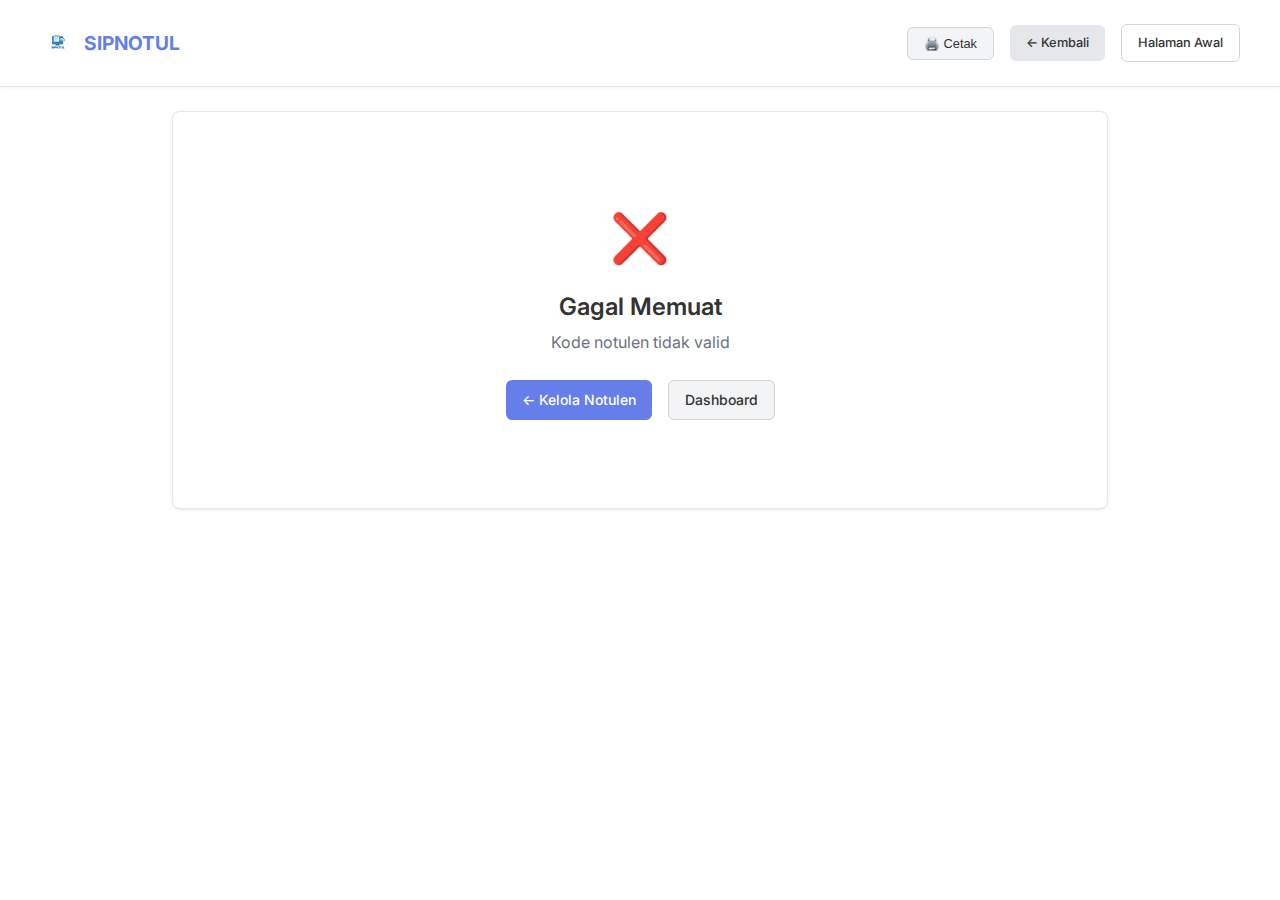
<file: viewer.html>
<!DOCTYPE html>
<html lang="id">
<head>
    <meta charset="UTF-8">
    <meta name="viewport" content="width=device-width, initial-scale=1.0">
    <title>Lihat Notulen - SIPNOTUL</title>
    <link rel="stylesheet" href="src/styles.css?v=2">
    <link href="https://fonts.googleapis.com/css2?family=Inter:wght@400;500;600;700&display=swap" rel="stylesheet">
    <style>
        /* Responsive Design untuk Viewer Page */
        * {
            margin: 0;
            padding: 0;
            box-sizing: border-box;
        }

        html, body {
            width: 100%;
            overflow-x: hidden;
        }

        /* Header Responsive */
        .site-header {
            padding: 1rem;
            background: white;
            border-bottom: 1px solid #e5e7eb;
            position: sticky;
            top: 0;
            z-index: 100;
        }

        .header-inner {
            display: flex;
            justify-content: space-between;
            align-items: center;
            flex-wrap: wrap;
            gap: 1rem;
            max-width: 1200px;
            margin: 0 auto;
            padding: 0 1rem;
        }

        .logo {
            display: flex;
            align-items: center;
            gap: 0.5rem;
            font-weight: 700;
            font-size: 1.1rem;
            text-decoration: none;
            color: var(--primary);
        }

        .logo img {
            height: 40px;
            width: auto;
        }

        .header-controls {
            display: flex;
            gap: 0.75rem;
            align-items: center;
            flex-wrap: wrap;
        }

        /* Main Content */
        .container {
            width: 100%;
            max-width: 1200px;
            padding: 0 1rem;
            margin: 0 auto;
        }

        .card {
            background: white;
            border-radius: 8px;
            padding: 1.5rem;
            box-shadow: 0 1px 3px rgba(0, 0, 0, 0.1);
        }

        /* Buttons */
        .btn {
            padding: 0.5rem 1rem;
            border: none;
            border-radius: 6px;
            font-size: 0.875rem;
            font-weight: 500;
            cursor: pointer;
            transition: all 0.2s ease;
            text-decoration: none;
            display: inline-flex;
            align-items: center;
            gap: 0.5rem;
            white-space: nowrap;
        }

        .btn-primary {
            background: var(--primary);
            color: white;
        }

        .btn-primary:hover {
            opacity: 0.9;
            transform: translateY(-1px);
        }

        .btn-secondary {
            background: #f3f4f6;
            color: #333;
            border: 1px solid #d1d5db;
        }

        .btn-secondary:hover {
            background: #e5e7eb;
        }

        .btn-ghost {
            background: transparent;
            color: #333;
            border: 1px solid #d1d5db;
        }

        .btn-ghost:hover {
            background: #f3f4f6;
        }

        .btn-sm {
            padding: 0.5rem 1rem;
            font-size: 0.8rem;
        }

        .btn-back {
            background: #e5e7eb;
            color: #333;
        }

        .btn-back:hover {
            background: #d1d5db;
        }

        /* Note Content */
        .note-header {
            border-bottom: 2px solid #e5e7eb;
            padding-bottom: 1.5rem;
            margin-bottom: 1.5rem;
        }

        .note-header h1 {
            font-size: 1.75rem;
            margin-bottom: 1rem;
            color: #333;
            word-break: break-word;
        }

        .note-meta {
            display: flex;
            gap: 1.5rem;
            flex-wrap: wrap;
            color: #6b7280;
            font-size: 0.875rem;
        }

        .note-meta div {
            display: flex;
            align-items: center;
            gap: 0.5rem;
        }

        /* Sections */
        .note-section {
            margin-bottom: 2rem;
        }

        .note-section h3 {
            font-size: 1.1rem;
            color: #333;
            margin-bottom: 0.75rem;
            font-weight: 600;
        }

        .note-section p {
            white-space: pre-wrap;
            line-height: 1.6;
            color: #333;
            word-break: break-word;
        }

        /* Attendees List */
        .attendees-section {
            margin-bottom: 2rem;
        }

        .attendees-section h3 {
            font-size: 1.1rem;
            color: #333;
            margin-bottom: 0.75rem;
            font-weight: 600;
        }

        .attendees-list {
            display: flex;
            flex-wrap: wrap;
            gap: 0.5rem;
            padding: 0;
            list-style: none;
            margin: 0;
        }

        .attendee-item {
            display: inline-flex;
            align-items: center;
            gap: 0.5rem;
            background: #f9fafb;
            border: 1px solid #e5e7eb;
            padding: 0.5rem 0.75rem;
            border-radius: 20px;
            font-size: 0.875rem;
        }

        .attendee-name {
            font-weight: 500;
            color: #333;
        }

        .attendee-nim {
            color: #6b7280;
            font-size: 0.8em;
            font-weight: normal;
        }

        /* Footer */
        .note-footer {
            border-top: 2px solid #e5e7eb;
            padding-top: 1.5rem;
            margin-top: 2rem;
            font-size: 0.875rem;
            color: #6b7280;
        }

        .note-footer p {
            margin: 0;
        }

        /* Loading State */
        .loading-state {
            text-align: center;
            padding: 3rem 1rem;
        }

        .loading-icon {
            font-size: 3rem;
            margin-bottom: 1rem;
        }

        .loading-state p {
            color: #6b7280;
            font-size: 0.95rem;
        }

        /* Error State */
        .error-state {
            text-align: center;
            padding: 3rem 1rem;
        }

        .error-icon {
            font-size: 3rem;
            margin-bottom: 1rem;
        }

        .error-state h2 {
            font-size: 1.5rem;
            color: #333;
            margin-bottom: 0.5rem;
        }

        .error-state p {
            color: #6b7280;
            margin-bottom: 1.5rem;
        }

        /* Toast Container */
        .toasts {
            position: fixed;
            top: 1rem;
            right: 1rem;
            z-index: 1000;
            display: flex;
            flex-direction: column;
            gap: 0.75rem;
        }

        .toast {
            padding: 1rem 1.5rem;
            border-radius: 6px;
            color: white;
            font-weight: 500;
            animation: slideIn 0.3s ease;
            max-width: 90vw;
        }

        .toast.success {
            background-color: #10b981;
        }

        .toast.error {
            background-color: #ef4444;
        }

        @keyframes slideIn {
            from {
                transform: translateX(400px);
                opacity: 0;
            }
            to {
                transform: translateX(0);
                opacity: 1;
            }
        }

        /* Print Styles */
        @media print {
            .site-header {
                display: none;
            }

            .container {
                max-width: 100%;
                padding: 0;
            }

            .card {
                box-shadow: none;
                padding: 0;
            }

            .btn {
                display: none;
            }
        }

        /* ========================================= */
        /* TABLET (768px - 1024px)                  */
        /* ========================================= */
        @media (min-width: 768px) {
            .site-header {
                padding: 1.5rem 2rem;
            }

            .header-inner {
                padding: 0 2rem;
            }

            .logo {
                font-size: 1.2rem;
            }

            .logo img {
                height: 45px;
            }

            .header-controls {
                gap: 1rem;
            }

            .container {
                padding: 0 2rem;
                padding-top: 2rem;
                padding-bottom: 2rem;
            }

            .card {
                max-width: 900px;
                margin: 0 auto;
                padding: 2rem;
            }

            .note-header h1 {
                font-size: 2rem;
            }

            .note-meta {
                gap: 2rem;
                font-size: 0.9rem;
            }

            .note-section h3 {
                font-size: 1.2rem;
            }
        }

        /* ========================================= */
        /* DESKTOP (1024px+)                        */
        /* ========================================= */
        @media (min-width: 1024px) {
            .site-header {
                padding: 1.5rem 2rem;
            }

            .header-inner {
                max-width: 1200px;
                padding: 0;
            }

            .container {
                max-width: 1000px;
            }

            .card {
                max-width: 950px;
                padding: 2.5rem;
            }

            .note-header h1 {
                font-size: 2.25rem;
            }

            .note-meta {
                gap: 2.5rem;
            }

            .note-section h3 {
                font-size: 1.3rem;
            }

            .attendee-item {
                font-size: 0.9rem;
                padding: 0.5rem 1rem;
            }
        }

        /* ========================================= */
        /* ULTRA-WIDE (1440px+)                     */
        /* ========================================= */
        @media (min-width: 1440px) {
            .container {
                max-width: 1100px;
            }

            .card {
                max-width: 1050px;
            }
        }
    </style>
</head>
<body>
    <header class="site-header">
        <div class="header-inner">
            <a href="index.html" class="logo">
                <img src="./assets/logo.png" alt="SIPNOTUL Logo">
                <span>SIPNOTUL</span>
            </a>
            <div class="header-controls">
                <button class="btn btn-secondary btn-sm" onclick="window.print()" title="Cetak notulen">🖨️ Cetak</button>
                <a href="manage.html" class="btn btn-back btn-sm" title="Kembali ke Kelola Notulen">← Kembali</a>
                <a href="index.html" class="btn btn-ghost btn-sm" title="Kembali ke Halaman Awal">Halaman Awal</a>
            </div>
        </div>
    </header>

    <main class="container" style="padding-top: 1.5rem; padding-bottom: 2rem;">
        <div class="card" id="noteContent">
            <div class="loading-state">
                <div class="loading-icon">⏳</div>
                <p>Memuat notulen...</p>
            </div>
        </div>
    </main>

    <div id="toasts" class="toasts"></div>

    <script type="module">
        // ============================================
        // 1. AMBIL KODE DARI URL
        // ============================================
        const params = new URLSearchParams(window.location.search);
        const code = params.get('code');

        if (!code) {
            showError('Kode notulen tidak valid');
        } else {
            loadNoteFromDB(code);
        }

        // ============================================
        // 2. LOAD NOTE DARI DATABASE (PHP)
        // ============================================
        async function loadNoteFromDB(id) {
            try {
                const response = await fetch(`php/get_note_detail.php?id=${id}`);
                const result = await response.json();

                if (result.status === 'success') {
                    renderNote(result.data);
                } else {
                    showError(result.message);
                }
            } catch (error) {
                console.error(error);
                showError('Terjadi kesalahan koneksi ke server.');
            }
        }

        // ============================================
        // 3. RENDER TAMPILAN
        // ============================================
        function renderNote(note) {
            const container = document.getElementById('noteContent');
            
            // --- LOGIKA MENAMPILKAN PESERTA ---
            let attendeesHtml = '';
            
            if (note.attendeesList && note.attendeesList.length > 0) {
                const listItems = note.attendeesList.map(person => `
                    <li class="attendee-item">
                        <span class="attendee-name">👤 ${escapeHtml(person.name)}</span>
                        ${person.nim && person.nim !== '-' ? `<span class="attendee-nim">(${escapeHtml(person.nim)})</span>` : ''}
                    </li>
                `).join('');

                attendeesHtml = `
                    <div class="attendees-section">
                        <h3>Daftar Hadir</h3>
                        <ul class="attendees-list">
                            ${listItems}
                        </ul>
                    </div>
                `;
            } else {
                attendeesHtml = '<div class="attendees-section"><p style="color: #6b7280;">Tidak ada data peserta.</p></div>';
            }
            // ----------------------------------

            container.innerHTML = `
                <div class="note-header">
                    <h1>${escapeHtml(note.title)}</h1>
                    
                    <div class="note-meta">
                        ${note.meetingDate ? `<div>📅 ${formatDate(note.meetingDate)}</div>` : ''}
                        ${note.time ? `<div>🕐 ${escapeHtml(note.time)}</div>` : ''}
                        ${note.location ? `<div>📍 ${escapeHtml(note.location)}</div>` : ''}
                        ${note.accessCode ? `<div>🔑 Kode: <strong>${escapeHtml(note.accessCode)}</strong></div>` : ''}
                        <div style="font-weight: 600; color: var(--primary);">
                            ${note.isPublic == 1 ? '🌐 Publik' : '🔒 Privat'}
                        </div>
                    </div>
                </div>

                ${attendeesHtml}

                ${renderSection('Agenda', note.agenda)}
                ${renderSection('Hasil Pembahasan', note.content)}
                ${renderSection('Keputusan', note.decisions)}
                ${renderSection('Tindak Lanjut', note.followUp)}

                <div class="note-footer">
                    <p>Dibuat oleh <strong>${escapeHtml(note.authorName || 'Tidak Diketahui')}</strong> pada ${formatDate(note.createdAt)}</p>
                </div>
            `;
        }

        // Helper untuk merender bagian
        function renderSection(title, content) {
            if (!content) return '';
            return `
                <div class="note-section">
                    <h3>${title}</h3>
                    <p>${escapeHtml(content)}</p>
                </div>
            `;
        }

        // ============================================
        // 4. ERROR HANDLING
        // ============================================
        function showError(message) {
            const container = document.getElementById('noteContent');
            container.innerHTML = `
                <div class="error-state">
                    <div class="error-icon">❌</div>
                    <h2>Gagal Memuat</h2>
                    <p>${escapeHtml(message)}</p>
                    <div style="display: flex; gap: 1rem; justify-content: center; flex-wrap: wrap;">
                        <a href="manage.html" class="btn btn-primary">← Kelola Notulen</a>
                        <a href="dashboard.html" class="btn btn-secondary">Dashboard</a>
                    </div>
                </div>
            `;
        }

        // ============================================
        // 5. UTILITY FUNCTIONS
        // ============================================
        function escapeHtml(text) {
            if (!text) return '';
            const div = document.createElement('div');
            div.textContent = text;
            return div.innerHTML;
        }
        
        function formatDate(dateString) {
            if(!dateString) return '-';
            return new Date(dateString).toLocaleDateString('id-ID', {
                year: 'numeric',
                month: 'long',
                day: 'numeric'
            });
        }
    </script>
</body>
</html>
</file>
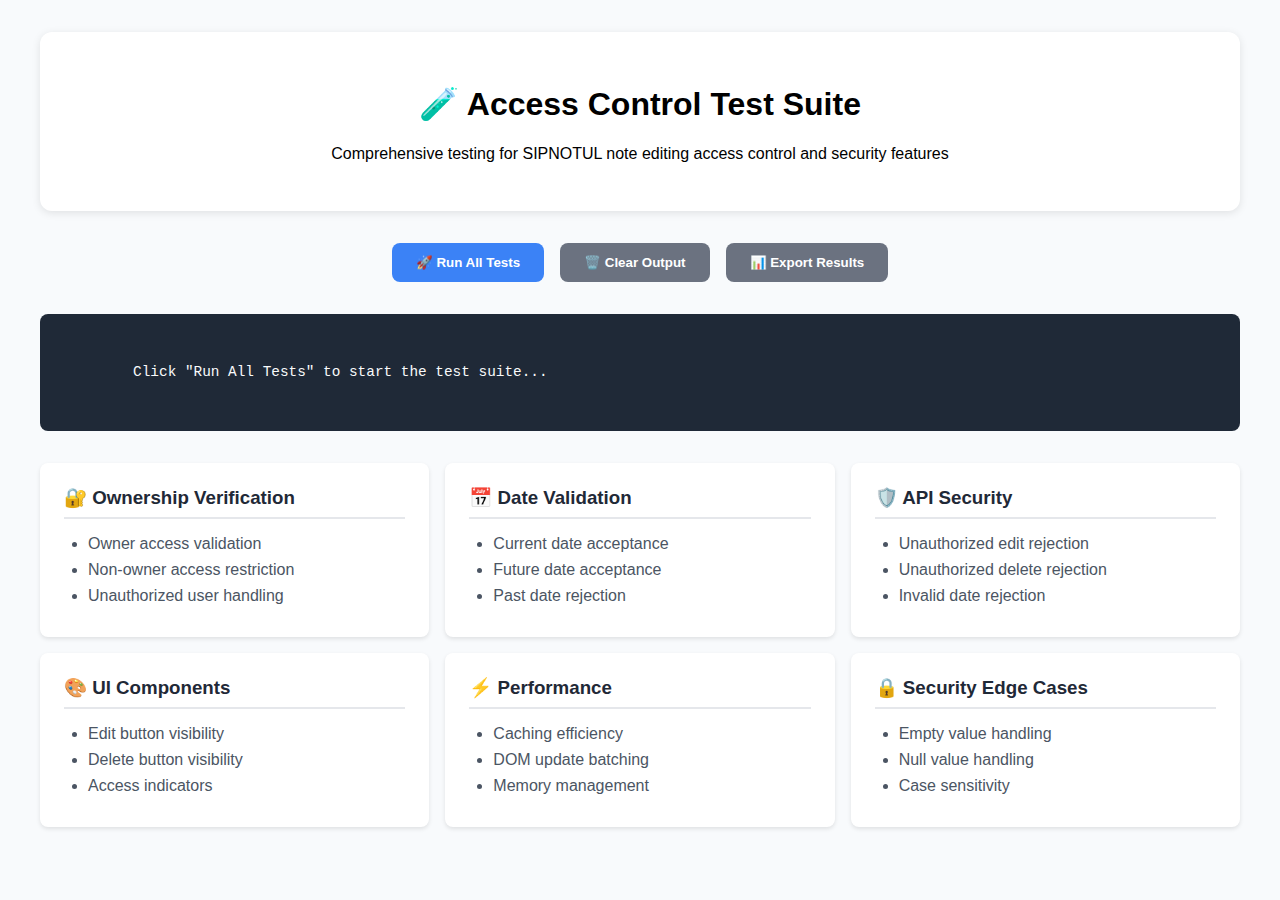
<file: tests/test-runner.html>
<!DOCTYPE html>
<html lang="id">
<head>
    <meta charset="UTF-8">
    <meta name="viewport" content="width=device-width, initial-scale=1.0">
    <title>Access Control Test Runner - SIPNOTUL</title>
    <style>
        body {
            font-family: 'Segoe UI', Tahoma, Geneva, Verdana, sans-serif;
            max-width: 1200px;
            margin: 0 auto;
            padding: 2rem;
            background: #f8fafc;
        }
        
        .header {
            text-align: center;
            margin-bottom: 2rem;
            padding: 2rem;
            background: white;
            border-radius: 12px;
            box-shadow: 0 2px 8px rgba(0,0,0,0.1);
        }
        
        .test-controls {
            display: flex;
            gap: 1rem;
            justify-content: center;
            margin-bottom: 2rem;
        }
        
        .btn {
            padding: 0.75rem 1.5rem;
            border: none;
            border-radius: 8px;
            font-weight: 600;
            cursor: pointer;
            transition: all 0.2s ease;
        }
        
        .btn-primary {
            background: #3b82f6;
            color: white;
        }
        
        .btn-primary:hover {
            background: #2563eb;
            transform: translateY(-1px);
        }
        
        .btn-secondary {
            background: #6b7280;
            color: white;
        }
        
        .btn-secondary:hover {
            background: #4b5563;
        }
        
        .test-output {
            background: #1f2937;
            color: #f9fafb;
            padding: 1.5rem;
            border-radius: 8px;
            font-family: 'Courier New', monospace;
            font-size: 0.9rem;
            line-height: 1.6;
            max-height: 600px;
            overflow-y: auto;
            white-space: pre-wrap;
            margin-bottom: 2rem;
        }
        
        .test-summary {
            display: grid;
            grid-template-columns: repeat(auto-fit, minmax(200px, 1fr));
            gap: 1rem;
            margin-bottom: 2rem;
        }
        
        .summary-card {
            background: white;
            padding: 1.5rem;
            border-radius: 8px;
            box-shadow: 0 2px 4px rgba(0,0,0,0.1);
            text-align: center;
        }
        
        .summary-card h3 {
            margin: 0 0 0.5rem 0;
            font-size: 2rem;
            font-weight: 700;
        }
        
        .summary-card p {
            margin: 0;
            color: #6b7280;
            font-weight: 500;
        }
        
        .pass { color: #10b981; }
        .fail { color: #ef4444; }
        .total { color: #3b82f6; }
        .rate { color: #8b5cf6; }
        
        .test-categories {
            display: grid;
            grid-template-columns: repeat(auto-fit, minmax(300px, 1fr));
            gap: 1rem;
        }
        
        .category-card {
            background: white;
            padding: 1.5rem;
            border-radius: 8px;
            box-shadow: 0 2px 4px rgba(0,0,0,0.1);
        }
        
        .category-card h3 {
            margin: 0 0 1rem 0;
            color: #1f2937;
            border-bottom: 2px solid #e5e7eb;
            padding-bottom: 0.5rem;
        }
        
        .category-card ul {
            margin: 0;
            padding-left: 1.5rem;
        }
        
        .category-card li {
            margin-bottom: 0.5rem;
            color: #4b5563;
        }
        
        .loading {
            display: none;
            text-align: center;
            padding: 2rem;
        }
        
        .loading.active {
            display: block;
        }
        
        .spinner {
            display: inline-block;
            width: 40px;
            height: 40px;
            border: 4px solid #e5e7eb;
            border-radius: 50%;
            border-top-color: #3b82f6;
            animation: spin 1s ease-in-out infinite;
        }
        
        @keyframes spin {
            to { transform: rotate(360deg); }
        }
    </style>
</head>
<body>
    <div class="header">
        <h1>🧪 Access Control Test Suite</h1>
        <p>Comprehensive testing for SIPNOTUL note editing access control and security features</p>
    </div>

    <div class="test-controls">
        <button class="btn btn-primary" onclick="runAllTests()">🚀 Run All Tests</button>
        <button class="btn btn-secondary" onclick="clearOutput()">🗑️ Clear Output</button>
        <button class="btn btn-secondary" onclick="exportResults()">📊 Export Results</button>
    </div>

    <div class="loading" id="loading">
        <div class="spinner"></div>
        <p>Running tests...</p>
    </div>

    <div class="test-summary" id="summary" style="display: none;">
        <div class="summary-card">
            <h3 class="pass" id="passedCount">0</h3>
            <p>Tests Passed</p>
        </div>
        <div class="summary-card">
            <h3 class="fail" id="failedCount">0</h3>
            <p>Tests Failed</p>
        </div>
        <div class="summary-card">
            <h3 class="total" id="totalCount">0</h3>
            <p>Total Tests</p>
        </div>
        <div class="summary-card">
            <h3 class="rate" id="successRate">0%</h3>
            <p>Success Rate</p>
        </div>
    </div>

    <div class="test-output" id="output">
        Click "Run All Tests" to start the test suite...
    </div>

    <div class="test-categories">
        <div class="category-card">
            <h3>🔐 Ownership Verification</h3>
            <ul>
                <li>Owner access validation</li>
                <li>Non-owner access restriction</li>
                <li>Unauthorized user handling</li>
            </ul>
        </div>
        
        <div class="category-card">
            <h3>📅 Date Validation</h3>
            <ul>
                <li>Current date acceptance</li>
                <li>Future date acceptance</li>
                <li>Past date rejection</li>
            </ul>
        </div>
        
        <div class="category-card">
            <h3>🛡️ API Security</h3>
            <ul>
                <li>Unauthorized edit rejection</li>
                <li>Unauthorized delete rejection</li>
                <li>Invalid date rejection</li>
            </ul>
        </div>
        
        <div class="category-card">
            <h3>🎨 UI Components</h3>
            <ul>
                <li>Edit button visibility</li>
                <li>Delete button visibility</li>
                <li>Access indicators</li>
            </ul>
        </div>
        
        <div class="category-card">
            <h3>⚡ Performance</h3>
            <ul>
                <li>Caching efficiency</li>
                <li>DOM update batching</li>
                <li>Memory management</li>
            </ul>
        </div>
        
        <div class="category-card">
            <h3>🔒 Security Edge Cases</h3>
            <ul>
                <li>Empty value handling</li>
                <li>Null value handling</li>
                <li>Case sensitivity</li>
            </ul>
        </div>
    </div>

    <script type="module">
        // Import test suite
        import testSuite from './access-control-tests.js';
        
        let testResults = [];
        
        // Override console.log to capture output
        const originalLog = console.log;
        const originalError = console.error;
        const output = document.getElementById('output');
        
        function captureLog(...args) {
            const message = args.join(' ');
            output.textContent += message + '\n';
            output.scrollTop = output.scrollHeight;
            originalLog(...args);
        }
        
        function captureError(...args) {
            const message = args.join(' ');
            output.textContent += message + '\n';
            output.scrollTop = output.scrollHeight;
            originalError(...args);
        }
        
        // Global functions
        window.runAllTests = async function() {
            const loading = document.getElementById('loading');
            const summary = document.getElementById('summary');
            
            // Show loading
            loading.classList.add('active');
            summary.style.display = 'none';
            
            // Clear output
            output.textContent = '';
            
            // Override console
            console.log = captureLog;
            console.error = captureError;
            
            try {
                // Run tests
                await testSuite.runAllTests();
                testResults = testSuite.results;
                
                // Update summary
                updateSummary();
                
            } catch (error) {
                captureError('Test suite failed:', error);
            } finally {
                // Restore console
                console.log = originalLog;
                console.error = originalError;
                
                // Hide loading
                loading.classList.remove('active');
                summary.style.display = 'grid';
            }
        };
        
        window.clearOutput = function() {
            output.textContent = 'Output cleared. Click "Run All Tests" to start...';
            document.getElementById('summary').style.display = 'none';
        };
        
        window.exportResults = function() {
            if (testResults.length === 0) {
                alert('No test results to export. Run tests first.');
                return;
            }
            
            const results = {
                timestamp: new Date().toISOString(),
                summary: {
                    total: testResults.length,
                    passed: testResults.filter(r => r.status === 'PASS').length,
                    failed: testResults.filter(r => r.status === 'FAIL').length
                },
                tests: testResults
            };
            
            const blob = new Blob([JSON.stringify(results, null, 2)], { type: 'application/json' });
            const url = URL.createObjectURL(blob);
            const a = document.createElement('a');
            a.href = url;
            a.download = `access-control-test-results-${Date.now()}.json`;
            a.click();
            URL.revokeObjectURL(url);
        };
        
        function updateSummary() {
            const passed = testResults.filter(r => r.status === 'PASS').length;
            const failed = testResults.filter(r => r.status === 'FAIL').length;
            const total = testResults.length;
            const rate = total > 0 ? ((passed / total) * 100).toFixed(1) : 0;
            
            document.getElementById('passedCount').textContent = passed;
            document.getElementById('failedCount').textContent = failed;
            document.getElementById('totalCount').textContent = total;
            document.getElementById('successRate').textContent = rate + '%';
        }
        
        // Auto-run tests if URL parameter is set
        if (window.location.search.includes('autorun=true')) {
            setTimeout(runAllTests, 1000);
        }
    </script>
</body>
</html>
</file>
<file: src/styles.css>
/**
 * ============================================
 * SIPNOTUL STYLES - Modern Clean Design
 * ============================================
 * Rebuilt from scratch with modern design principles
 */

/* ============================================
   CSS VARIABLES (Design Tokens)
   ============================================ */
:root {
  /* Colors */
  --primary: #667eea;
  --primary-dark: #5568d3;
  --primary-light: #7c8ff0;
  --secondary: #764ba2;
  --success: #10b981;
  --error: #ef4444;
  --warning: #f59e0b;
  
  /* Neutrals */
  --white: #ffffff;
  --gray-50: #f9fafb;
  --gray-100: #f3f4f6;
  --gray-200: #e5e7eb;
  --gray-300: #d1d5db;
  --gray-400: #9ca3af;
  --gray-500: #6b7280;
  --gray-600: #4b5563;
  --gray-700: #374151;
  --gray-800: #1f2937;
  --gray-900: #111827;
  
  /* Semantic colors */
  --text: var(--gray-900);
  --text-muted: var(--gray-500);
  --border: var(--gray-200);
  --bg: var(--white);
  --bg-muted: var(--gray-50);
  
  /* Spacing */
  --space-xs: 0.25rem;
  --space-sm: 0.5rem;
  --space-md: 1rem;
  --space-lg: 1.5rem;
  --space-xl: 2rem;
  --space-2xl: 3rem;
  
  /* Border radius */
  --radius-sm: 0.375rem;
  --radius-md: 0.5rem;
  --radius-lg: 0.75rem;
  --radius-xl: 1rem;
  
  /* Shadows */
  --shadow-sm: 0 1px 2px 0 rgba(0, 0, 0, 0.05);
  --shadow-md: 0 4px 6px -1px rgba(0, 0, 0, 0.1);
  --shadow-lg: 0 10px 15px -3px rgba(0, 0, 0, 0.1);
  --shadow-xl: 0 20px 25px -5px rgba(0, 0, 0, 0.1);
  
  /* Transitions */
  --transition: all 0.2s ease;
}

/* ============================================
   RESET & BASE STYLES
   ============================================ */
* {
  margin: 0;
  padding: 0;
  box-sizing: border-box;
}

html {
  font-size: 16px;
  -webkit-font-smoothing: antialiased;
  -moz-osx-font-smoothing: grayscale;
}

body {
  font-family: 'Inter', -apple-system, BlinkMacSystemFont, 'Segoe UI', Roboto, sans-serif;
  line-height: 1.6;
  color: var(--text);
  background: var(--bg);
}

/* ============================================
   TYPOGRAPHY
   ============================================ */
h1, h2, h3, h4, h5, h6 {
  font-weight: 600;
  line-height: 1.2;
  color: var(--text);
}

h1 { font-size: 2.5rem; }
h2 { font-size: 2rem; }
h3 { font-size: 1.5rem; }
h4 { font-size: 1.25rem; }
h5 { font-size: 1.125rem; }
h6 { font-size: 1rem; }

p {
  margin-bottom: var(--space-md);
}

a {
  color: var(--primary);
  text-decoration: none;
  transition: var(--transition);
}

a:hover {
  color: var(--primary-dark);
}

/* ============================================
   LAYOUT
   ============================================ */
.container {
  width: 100%;
  max-width: 1200px;
  margin: 0 auto;
  padding: 0 var(--space-lg);
}

/* ============================================
   NAVIGATION
   ============================================ */
.navbar {
  background: linear-gradient(135deg, var(--primary) 0%, var(--secondary) 100%);
  padding: var(--space-md) 0;
  box-shadow: var(--shadow-md);
  position: sticky;
  top: 0;
  z-index: 100;
}

.navbar .container {
  display: flex;
  align-items: center;
  justify-content: space-between;
}

.logo {
  display: flex;
  align-items: center;
  gap: var(--space-sm);
  font-size: 1.25rem;
  font-weight: 700;
  color: var(--white);
  text-decoration: none;
  line-height: 1;
}

/* Logo size for landing page */
.landing-page .logo {
  font-size: 1.125rem;
}

.logo img {
  height: 20px !important;
  width: auto !important;
  max-height: 20px !important;
  max-width: 100px !important;
  object-fit: contain;
}

/* Logo size for landing page - smaller */
.landing-page .logo img {
  height: 18px !important;
  max-height: 18px !important;
}

.nav-links {
  display: flex;
  align-items: center;
  gap: var(--space-md);
}

/* ============================================
   BUTTONS
   ============================================ */
.btn {
  display: inline-flex;
  align-items: center;
  justify-content: center;
  gap: var(--space-sm);
  padding: 0.625rem 1.25rem;
  font-size: 0.875rem;
  font-weight: 500;
  border-radius: var(--radius-md);
  border: 1px solid transparent;
  cursor: pointer;
  transition: var(--transition);
  text-decoration: none;
  white-space: nowrap;
}

.btn:disabled {
  opacity: 0.5;
  cursor: not-allowed;
}

/* Button variants */
.btn-primary {
  background: var(--primary);
  color: var(--white);
  border-color: var(--primary);
}

.btn-primary:hover:not(:disabled) {
  background: var(--primary-dark);
  border-color: var(--primary-dark);
  transform: translateY(-1px);
  box-shadow: var(--shadow-md);
}

.btn-secondary {
  background: var(--white);
  color: var(--primary);
  border-color: var(--primary);
}

.btn-secondary:hover:not(:disabled) {
  background: var(--gray-50);
}

.btn-danger {
  background: var(--error);
  color: var(--white);
  border-color: var(--error);
}

.btn-danger:hover:not(:disabled) {
  background: #dc2626;
}

.btn-ghost {
  background: transparent;
  color: var(--white);
  border-color: rgba(255, 255, 255, 0.3);
}

.btn-ghost:hover:not(:disabled) {
  background: rgba(255, 255, 255, 0.1);
  border-color: rgba(255, 255, 255, 0.5);
}

/* Button sizes */
.btn-sm {
  padding: 0.375rem 0.75rem;
  font-size: 0.8125rem;
}

.btn-lg {
  padding: 0.875rem 1.75rem;
  font-size: 1rem;
}

.btn-full {
  width: 100%;
}

/* ============================================
   FORMS
   ============================================ */
.form-group {
  margin-bottom: var(--space-lg);
}

.form-label {
  display: block;
  margin-bottom: var(--space-sm);
  font-weight: 500;
  font-size: 0.875rem;
  color: var(--text);
}

.form-input {
  width: 100%;
  padding: 0.625rem 0.875rem;
  font-size: 0.9375rem;
  border: 1px solid var(--border);
  border-radius: var(--radius-md);
  background: var(--white);
  color: var(--text);
  transition: var(--transition);
}

.form-input:focus {
  outline: none;
  border-color: var(--primary);
  box-shadow: 0 0 0 3px rgba(102, 126, 234, 0.1);
}

.form-input::placeholder {
  color: var(--gray-400);
}

.form-row {
  display: grid;
  grid-template-columns: repeat(2, 1fr);
  gap: var(--space-md);
}

.password-wrapper {
  position: relative;
}

.password-toggle {
  position: absolute;
  right: 0.75rem;
  top: 50%;
  transform: translateY(-50%);
  background: none;
  border: none;
  cursor: pointer;
  font-size: 1.25rem;
  color: var(--gray-400);
  padding: 0.25rem;
  transition: var(--transition);
}

.password-toggle:hover {
  color: var(--primary);
}

/* ============================================
   CARDS
   ============================================ */
.card {
  background: var(--white);
  border: 1px solid var(--border);
  border-radius: var(--radius-lg);
  padding: var(--space-xl);
  box-shadow: var(--shadow-sm);
  transition: var(--transition);
}

.card:hover {
  box-shadow: var(--shadow-md);
}

/* ============================================
   MODAL
   ============================================ */
.modal {
  display: none;
  position: fixed;
  top: 0;
  left: 0;
  width: 100%;
  height: 100%;
  z-index: 1000;
  align-items: center;
  justify-content: center;
  padding: var(--space-lg);
}

.modal.show {
  display: flex;
  animation: fadeIn 0.2s ease;
}

.modal-overlay {
  position: fixed;
  top: 0;
  left: 0;
  width: 100%;
  height: 100%;
  background: rgba(0, 0, 0, 0.5);
  backdrop-filter: blur(4px);
}

.modal-content {
  position: relative;
  background: var(--white);
  border-radius: var(--radius-xl);
  box-shadow: var(--shadow-xl);
  max-width: 480px;
  width: 100%;
  max-height: 90vh;
  overflow-y: auto;
  z-index: 1;
  animation: slideUp 0.3s ease;
}

.modal-header {
  padding: var(--space-xl);
  border-bottom: 1px solid var(--border);
  text-align: center;
}

.modal-header h2 {
  font-size: 1.5rem;
  margin-bottom: var(--space-sm);
}

.modal-header p {
  color: var(--text-muted);
  font-size: 0.875rem;
  margin: 0;
}

.modal-body {
  padding: var(--space-xl);
}

.modal-footer {
  padding: var(--space-lg) var(--space-xl);
  border-top: 1px solid var(--border);
  text-align: center;
  font-size: 0.875rem;
  color: var(--text-muted);
}

.modal-close {
  position: absolute;
  top: var(--space-md);
  right: var(--space-md);
  background: none;
  border: none;
  font-size: 1.5rem;
  color: var(--gray-400);
  cursor: pointer;
  padding: var(--space-sm);
  border-radius: var(--radius-md);
  transition: var(--transition);
}

.modal-close:hover {
  background: var(--gray-100);
  color: var(--gray-600);
}

/* ============================================
   TOAST NOTIFICATIONS
   ============================================ */
.toasts {
  position: fixed;
  bottom: var(--space-lg);
  right: var(--space-lg);
  z-index: 2000;
  display: flex;
  flex-direction: column;
  gap: var(--space-sm);
}

.toast {
  padding: var(--space-md) var(--space-lg);
  border-radius: var(--radius-md);
  box-shadow: var(--shadow-lg);
  font-size: 0.875rem;
  font-weight: 500;
  min-width: 250px;
  transition: opacity 0.3s ease;
}

.toast-success {
  background: var(--success);
  color: var(--white);
}

.toast-error {
  background: var(--error);
  color: var(--white);
}

.toast-info {
  background: var(--primary);
  color: var(--white);
}

/* ============================================
   HERO SECTION
   ============================================ */
/* ============================================
   HERO SECTION (Updated for Glassmorphism)
   ============================================ */
.hero {
    padding: var(--space-2xl) 0;
    /* Ganti background polos dengan gradasi modern agar efek kaca terlihat */
    background: 
        radial-gradient(at 0% 0%, rgba(102, 126, 234, 0.3) 0px, transparent 50%),
        radial-gradient(at 100% 0%, rgba(118, 75, 162, 0.3) 0px, transparent 50%),
        radial-gradient(at 100% 100%, rgba(102, 126, 234, 0.1) 0px, transparent 50%),
        radial-gradient(at 0% 100%, rgba(118, 75, 162, 0.1) 0px, transparent 50%),
        #f8fafc; /* Base color */
    position: relative;
    overflow: hidden;
}

/* Opsional: Menambahkan bola-bola blur di background agar kaca makin estetik */
.hero::before {
    content: '';
    position: absolute;
    top: 20%;
    left: 10%;
    width: 300px;
    height: 300px;
    background: var(--primary);
    filter: blur(100px);
    opacity: 0.2;
    border-radius: 50%;
    z-index: 0;
    animation: float 6s ease-in-out infinite;
}

.hero::after {
    content: '';
    position: absolute;
    bottom: 20%;
    right: 10%;
    width: 250px;
    height: 250px;
    background: var(--secondary);
    filter: blur(100px);
    opacity: 0.2;
    border-radius: 50%;
    z-index: 0;
    animation: float 8s ease-in-out infinite reverse;
}

/* Animasi mengapung halus */
@keyframes float {
    0% { transform: translateY(0px); }
    50% { transform: translateY(-20px); }
    100% { transform: translateY(0px); }
}

.hero .container {
    position: relative;
    z-index: 1; /* Agar konten di atas background blur */
}

.hero-content h1 {
  margin-bottom: var(--space-md);
}

.hero-subtitle {
  font-size: 1.125rem;
  color: var(--text-muted);
  margin-bottom: var(--space-2xl);
}

/* ============================================
   FEATURES
   ============================================ */
/* ============================================
   FEATURES (Glassmorphism Effect)
   ============================================ */
.features {
    display: grid;
    grid-template-columns: repeat(auto-fit, minmax(280px, 1fr));
    gap: var(--space-xl);
    margin-top: var(--space-2xl);
}

.feature-card {
    text-align: center;
    padding: var(--space-xl);
    
    /* GLASSMORPHISM CODE START */
    background: rgba(255, 255, 255, 0.25); /* Putih Transparan */
    backdrop-filter: blur(12px);            /* Efek Blur di belakang kaca */
    -webkit-backdrop-filter: blur(12px);    /* Support Safari */
    border: 1px solid rgba(255, 255, 255, 0.4); /* Border tipis mengkilap */
    box-shadow: 0 8px 32px 0 rgba(31, 38, 135, 0.1); /* Bayangan soft */
    border-radius: var(--radius-xl);
    /* GLASSMORPHISM CODE END */

    transition: transform 0.3s ease, box-shadow 0.3s ease;
}

.feature-card:hover {
    transform: translateY(-10px); /* Efek naik saat di hover */
    box-shadow: 0 12px 40px 0 rgba(31, 38, 135, 0.15);
    background: rgba(255, 255, 255, 0.4); /* Lebih putih saat di hover */
    border-color: rgba(255, 255, 255, 0.8);
}

.feature-card .icon {
    font-size: 2.5rem;
    margin-bottom: var(--space-md);
    display: inline-block;
    
    /* Membuat icon ada background glow-nya */
    background: rgba(255, 255, 255, 0.5);
    width: 80px;
    height: 80px;
    line-height: 80px;
    border-radius: 50%;
    box-shadow: 0 4px 10px rgba(0,0,0,0.05);
}

.feature-card h3 {
    margin-bottom: var(--space-sm);
    color: var(--primary-dark); /* Warna judul sedikit lebih gelap agar terbaca di kaca */
}

.feature-card p {
    color: var(--gray-700);
    margin: 0;
    font-size: 0.95rem;
}

/* ============================================
   SEARCH BOX (Updated)
   ============================================ */
.search-box {
    /* Glass Effect yang lebih tebal untuk search box */
    background: rgba(255, 255, 255, 0.6);
    backdrop-filter: blur(16px);
    -webkit-backdrop-filter: blur(16px);
    border: 1px solid rgba(255, 255, 255, 0.6);
    
    padding: var(--space-xl);
    border-radius: var(--radius-lg);
    box-shadow: 0 10px 40px -10px rgba(0, 0, 0, 0.1);
    margin-bottom: var(--space-2xl);
    max-width: 800px;
    margin-left: auto;
    margin-right: auto;
}

.search-box h2 {
    font-size: 1.5rem;
    margin-bottom: var(--space-lg);
    text-align: center;
    color: var(--primary-dark);
}

.input-group {
  display: flex;
  gap: var(--space-md);
}

.input-group .form-input {
  flex: 1;
}

/* ============================================
   DASHBOARD
   ============================================ */
.site-header {
  background: var(--white);
  border-bottom: 1px solid var(--border);
  box-shadow: var(--shadow-sm);
  position: sticky;
  top: 0;
  z-index: 100;
}

.header-inner {
  display: flex;
  align-items: center;
  justify-content: space-between;
  padding: var(--space-md) 0;
}

.header-left {
  display: flex;
  align-items: center;
  gap: var(--space-xl);
}

.header-controls {
  display: flex;
  align-items: center;
  gap: var(--space-md);
}

.main-nav {
  display: flex;
  gap: var(--space-lg);
}

.main-nav a {
  color: var(--text);
  font-weight: 500;
  padding: var(--space-sm) 0;
  border-bottom: 2px solid transparent;
  transition: var(--transition);
}

.main-nav a:hover,
.main-nav a.active {
  color: var(--primary);
  border-bottom-color: var(--primary);
}

/* User menu dropdown */
.user-menu {
  position: relative;
}

.dropdown-menu {
  position: absolute;
  top: calc(100% + var(--space-sm));
  right: 0;
  background: var(--white);
  border: 1px solid var(--border);
  border-radius: var(--radius-md);
  box-shadow: var(--shadow-lg);
  min-width: 180px;
  padding: var(--space-sm) 0;
  opacity: 0;
  visibility: hidden;
  transform: translateY(-10px);
  transition: var(--transition);
}

.user-menu.open .dropdown-menu {
  opacity: 1;
  visibility: visible;
  transform: translateY(0);
}

.dropdown-menu a,
.dropdown-menu button {
  display: block;
  width: 100%;
  padding: var(--space-sm) var(--space-md);
  text-align: left;
  background: none;
  border: none;
  color: var(--text);
  font-size: 0.875rem;
  cursor: pointer;
  transition: var(--transition);
}

.dropdown-menu a:hover,
.dropdown-menu button:hover {
  background: var(--gray-50);
}

/* Stats grid */
.stats-grid {
  display: grid;
  grid-template-columns: repeat(auto-fit, minmax(200px, 1fr));
  gap: var(--space-lg);
  margin-bottom: var(--space-xl);
}

.stat-card {
  text-align: center;
  padding: var(--space-xl);
}

.stat-card h4 {
  font-size: 0.875rem;
  font-weight: 500;
  color: var(--text-muted);
  text-transform: uppercase;
  letter-spacing: 0.05em;
  margin-bottom: var(--space-sm);
}

.stat-value {
  font-size: 2.5rem;
  font-weight: 700;
  color: var(--primary);
}

/* Notes grid */
.notes-grid {
  display: grid;
  grid-template-columns: repeat(auto-fill, minmax(300px, 1fr));
  gap: var(--space-lg);
}

.note-card {
  padding: var(--space-lg);
  display: flex;
  flex-direction: column;
  gap: var(--space-md);
}

.note-title {
  font-size: 1.125rem;
  font-weight: 600;
  color: var(--text);
}

.note-meta {
  font-size: 0.8125rem;
  color: var(--text-muted);
}

.note-content {
  color: var(--text-muted);
  font-size: 0.875rem;
  line-height: 1.6;
}

.note-actions {
  display: flex;
  gap: var(--space-sm);
  margin-top: auto;
}

/* ============================================
   ANIMATIONS
   ============================================ */
@keyframes fadeIn {
  from { opacity: 0; }
  to { opacity: 1; }
}

@keyframes slideUp {
  from {
    opacity: 0;
    transform: translateY(20px);
  }
  to {
    opacity: 1;
    transform: translateY(0);
  }
}

/* ============================================
   RESPONSIVE
   ============================================ */
@media (max-width: 768px) {
  .form-row {
    grid-template-columns: 1fr;
  }
  
  .features {
    grid-template-columns: 1fr;
  }
  
  .stats-grid {
    grid-template-columns: 1fr;
  }
  
  .notes-grid {
    grid-template-columns: 1fr;
  }
  
  .input-group {
    flex-direction: column;
  }
  
  .main-nav {
    display: none;
  }
}

/* ============================================
   UTILITY CLASSES
   ============================================ */
.text-center { text-align: center; }
.text-muted { color: var(--text-muted); }
.mt-1 { margin-top: var(--space-sm); }
.mt-2 { margin-top: var(--space-md); }
.mt-3 { margin-top: var(--space-lg); }
.mb-1 { margin-bottom: var(--space-sm); }
.mb-2 { margin-bottom: var(--space-md); }
.mb-3 { margin-bottom: var(--space-lg); }
</file>
